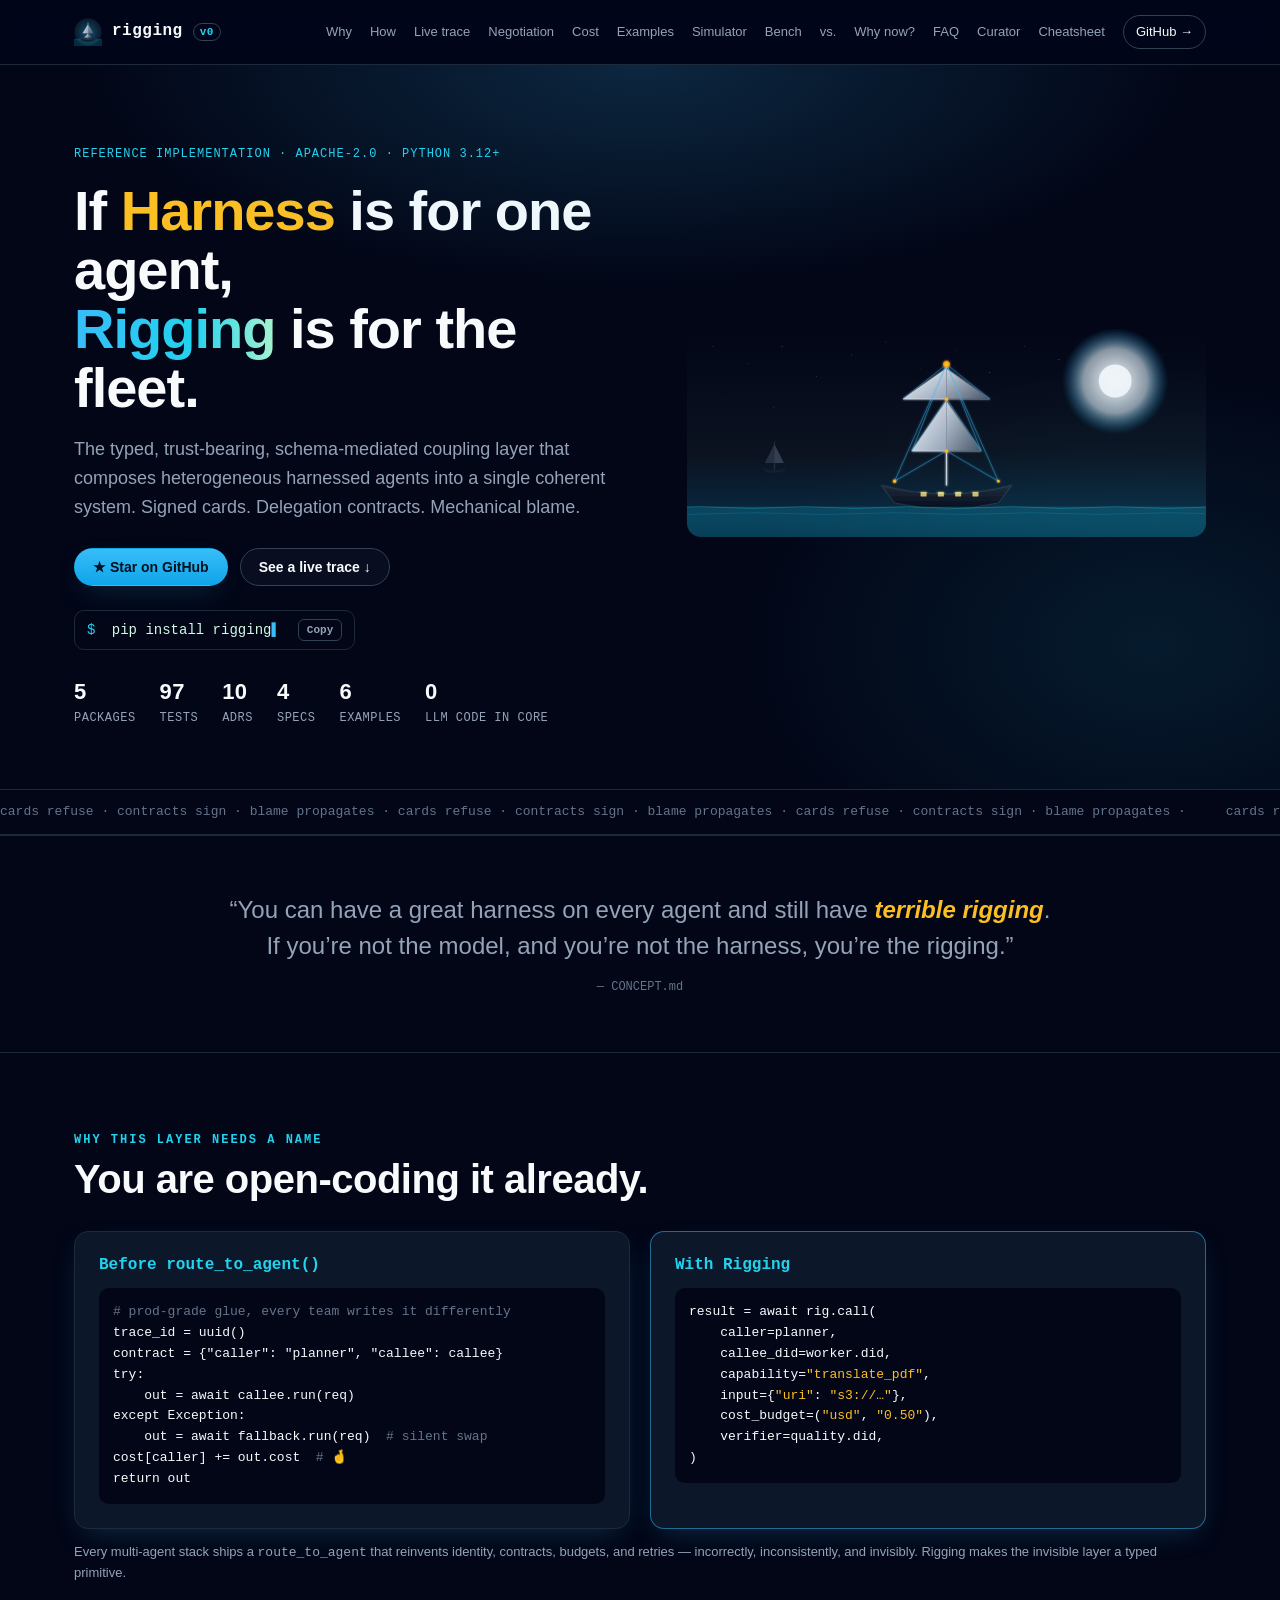
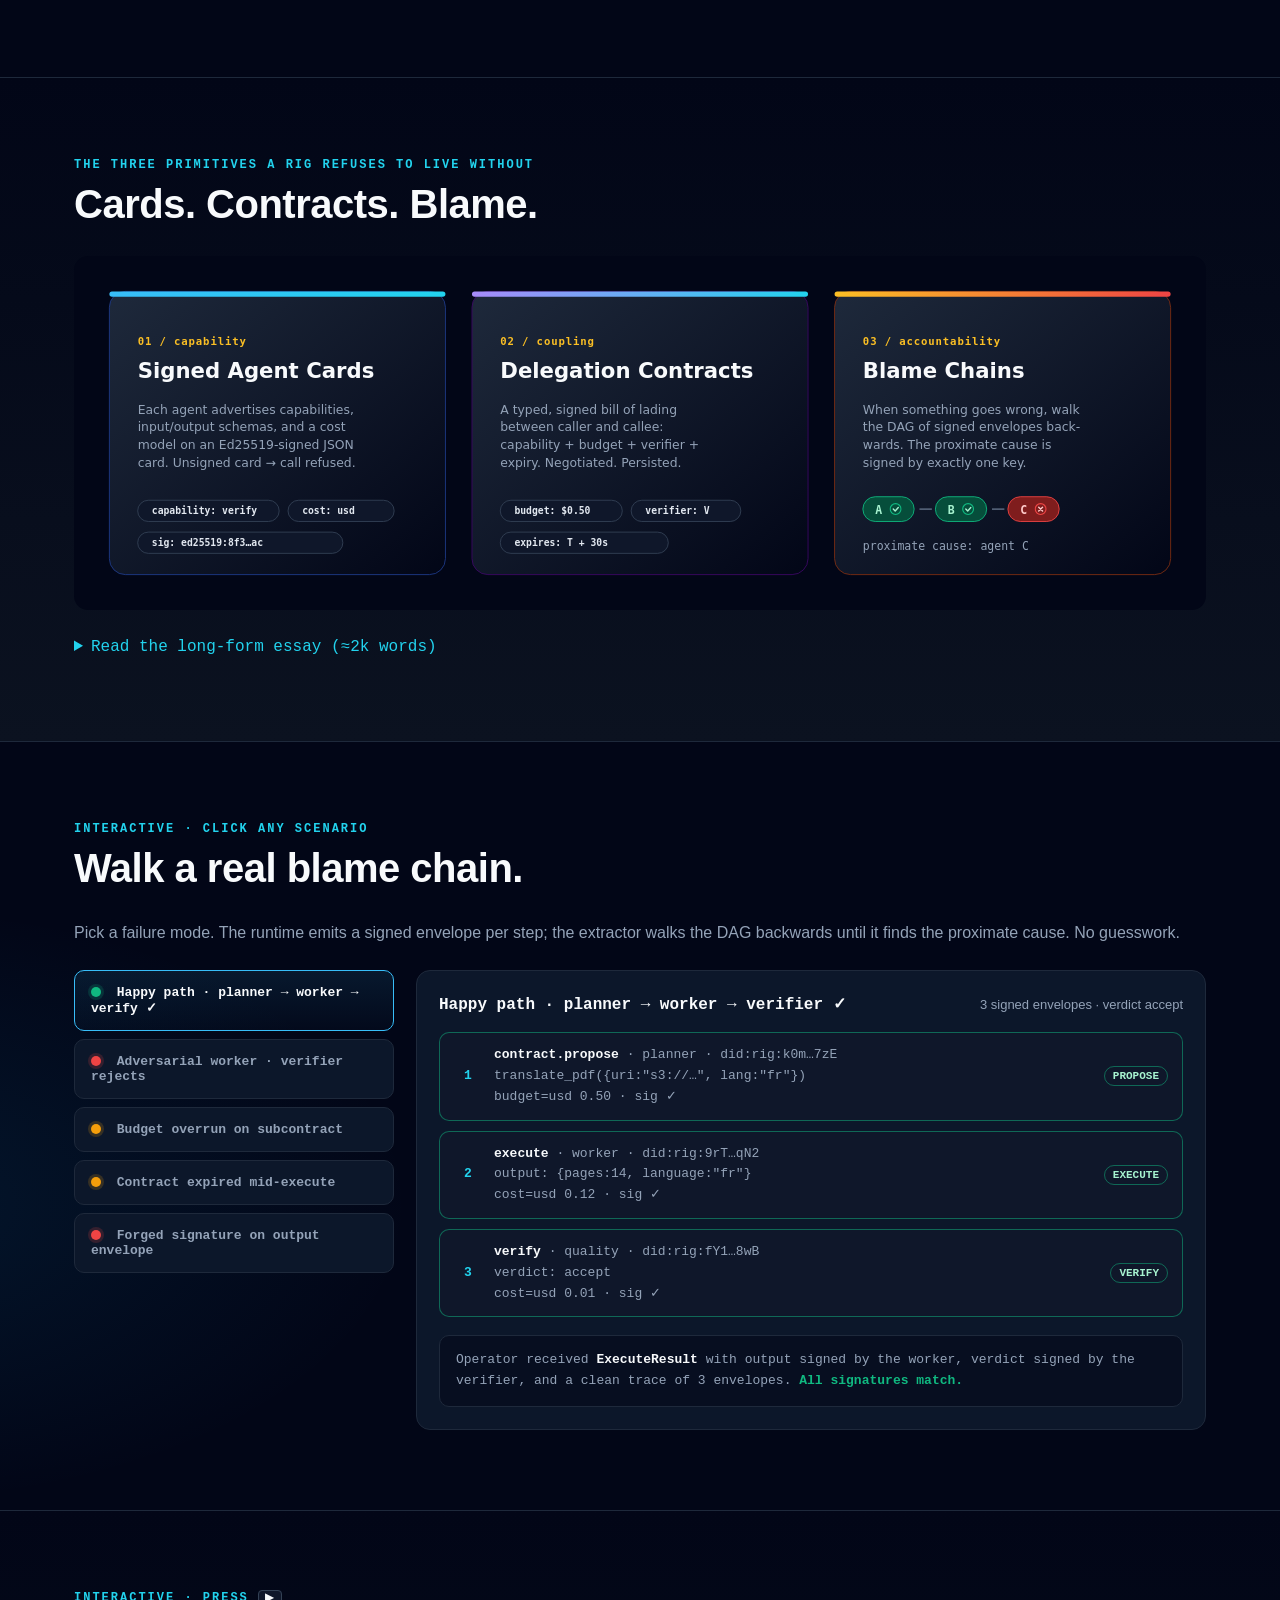
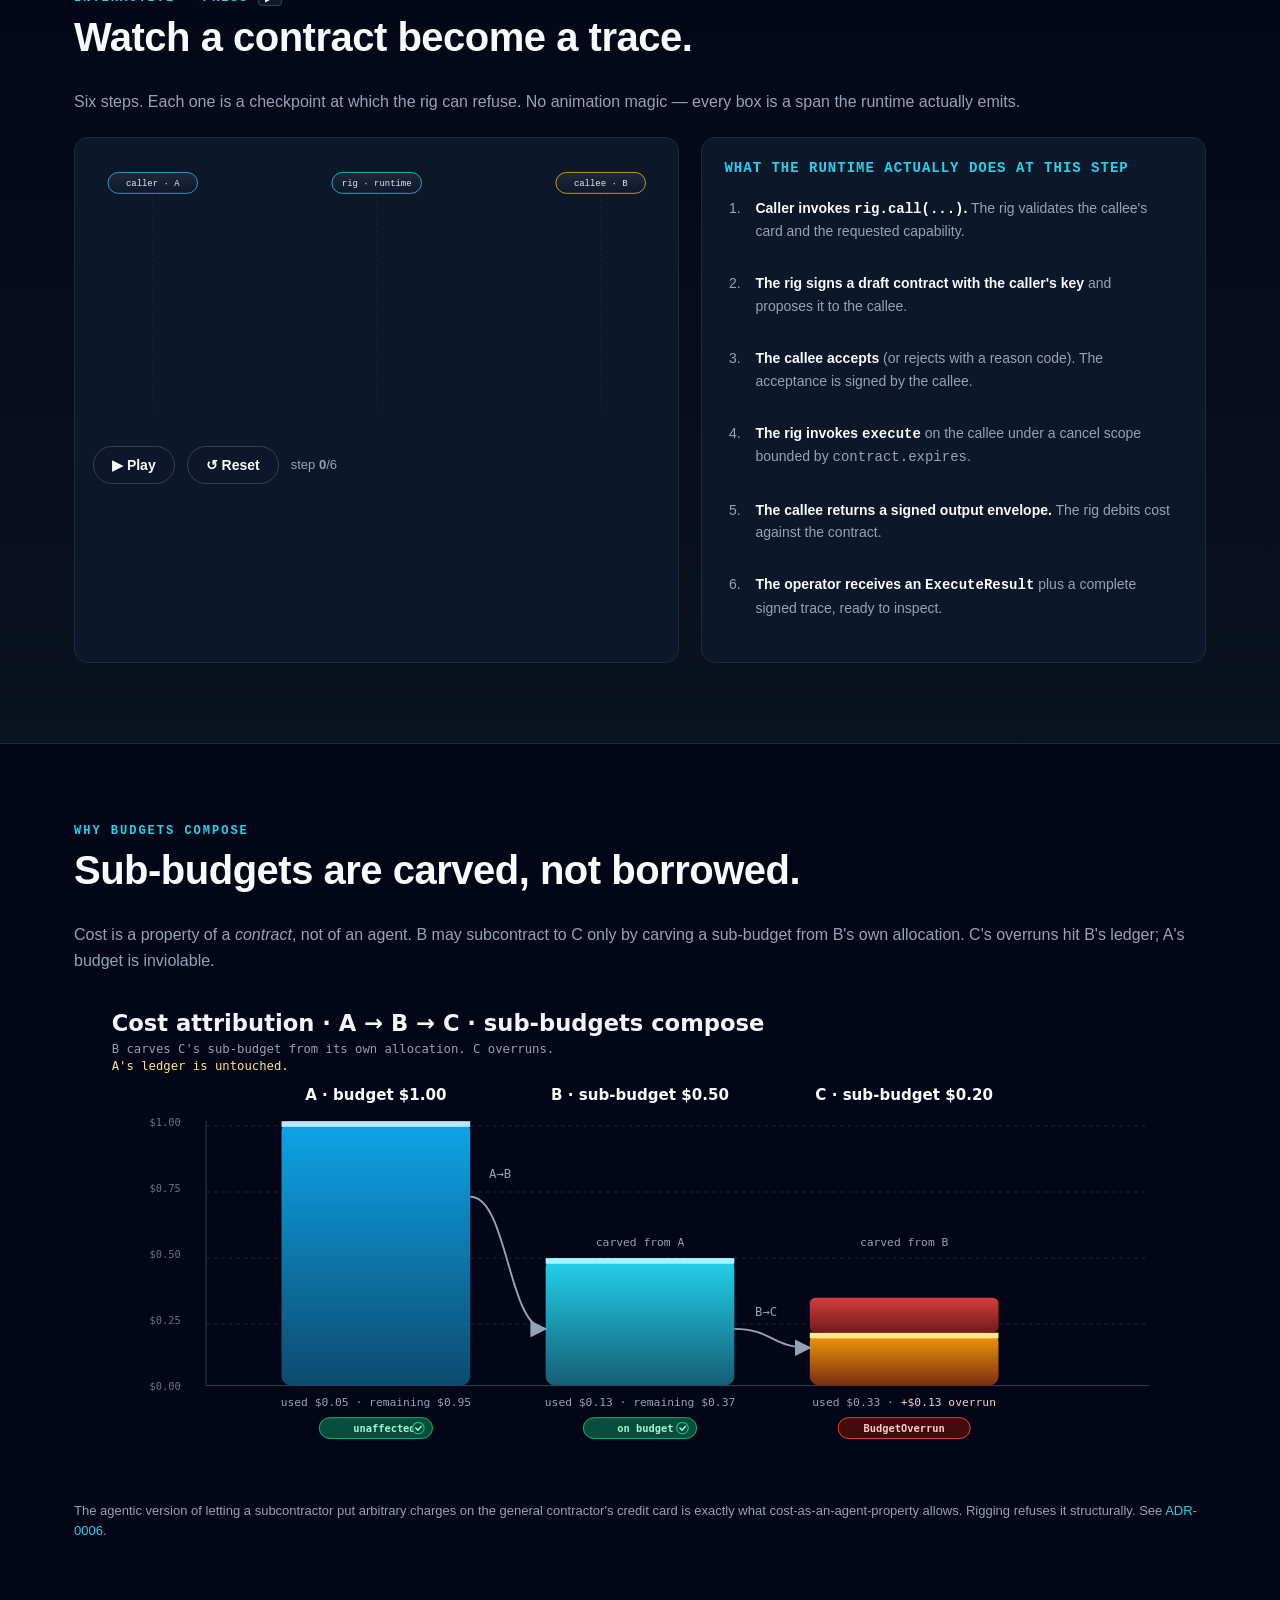
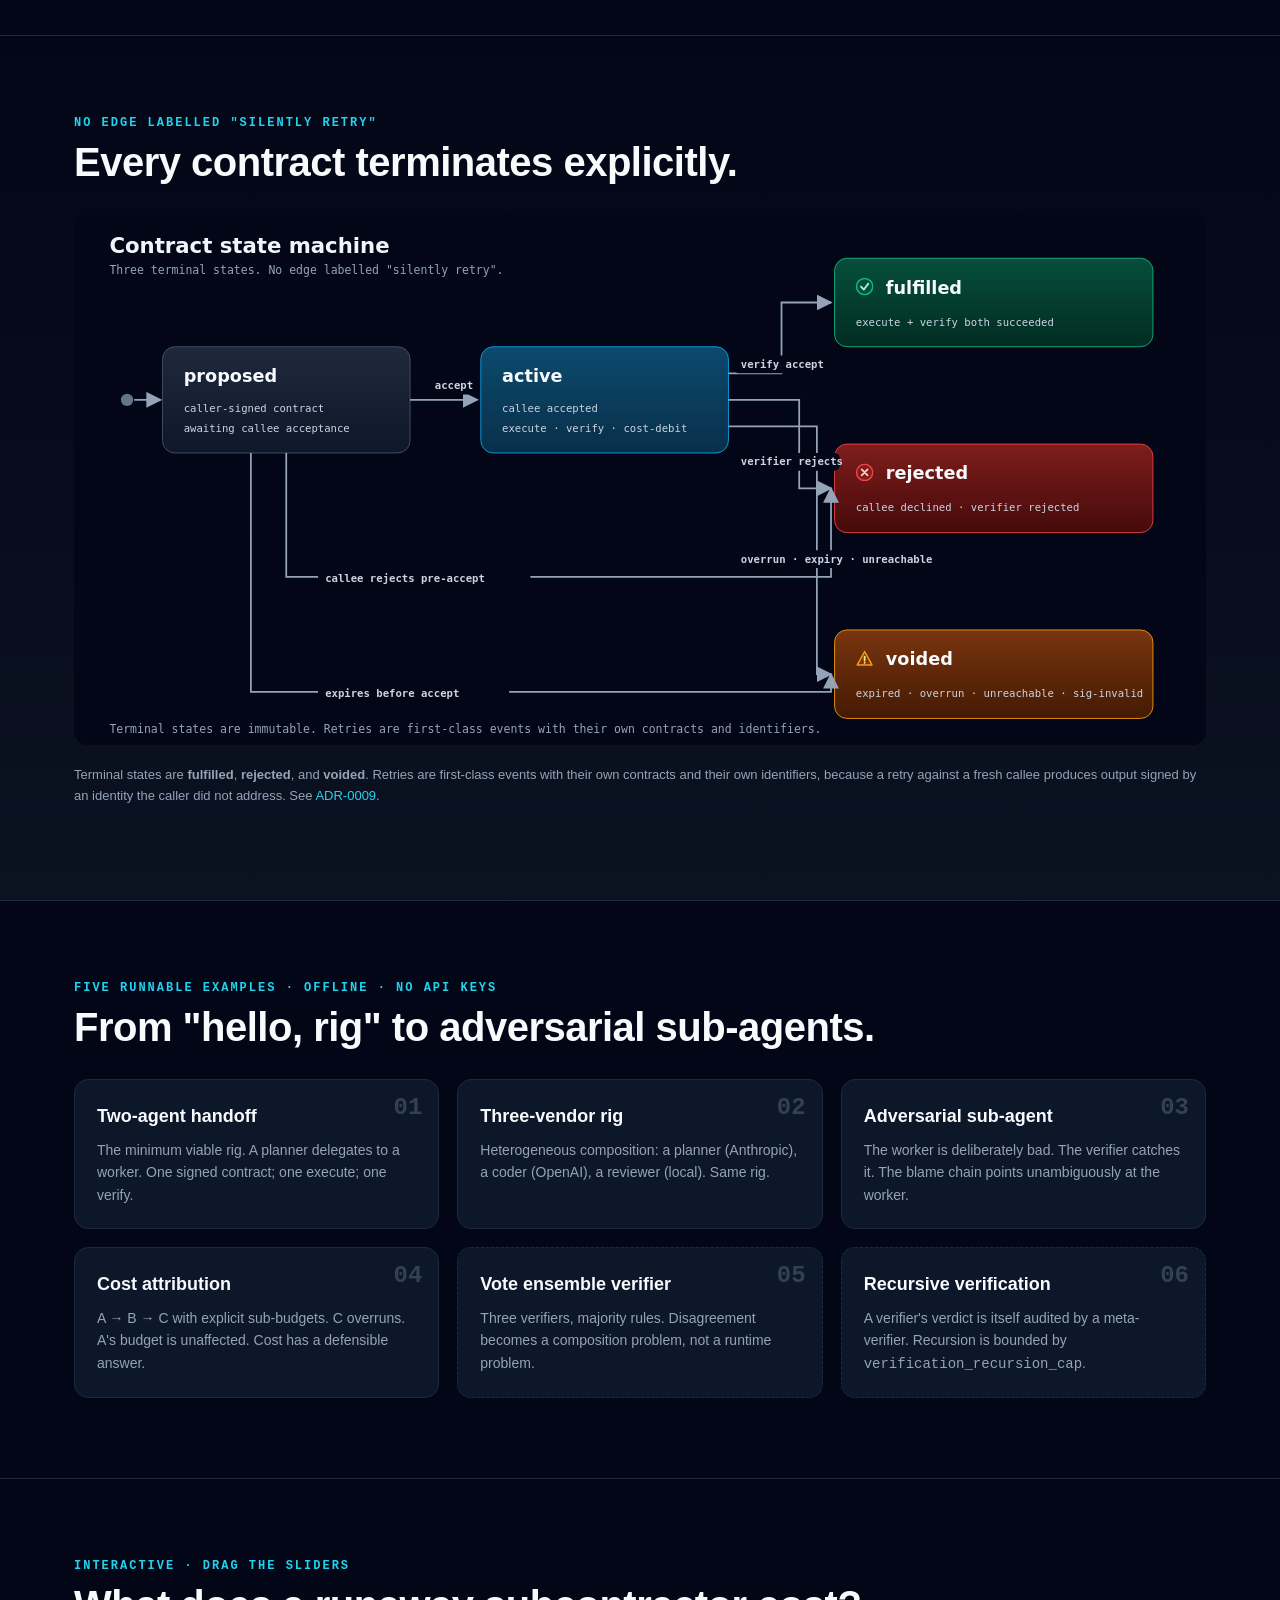
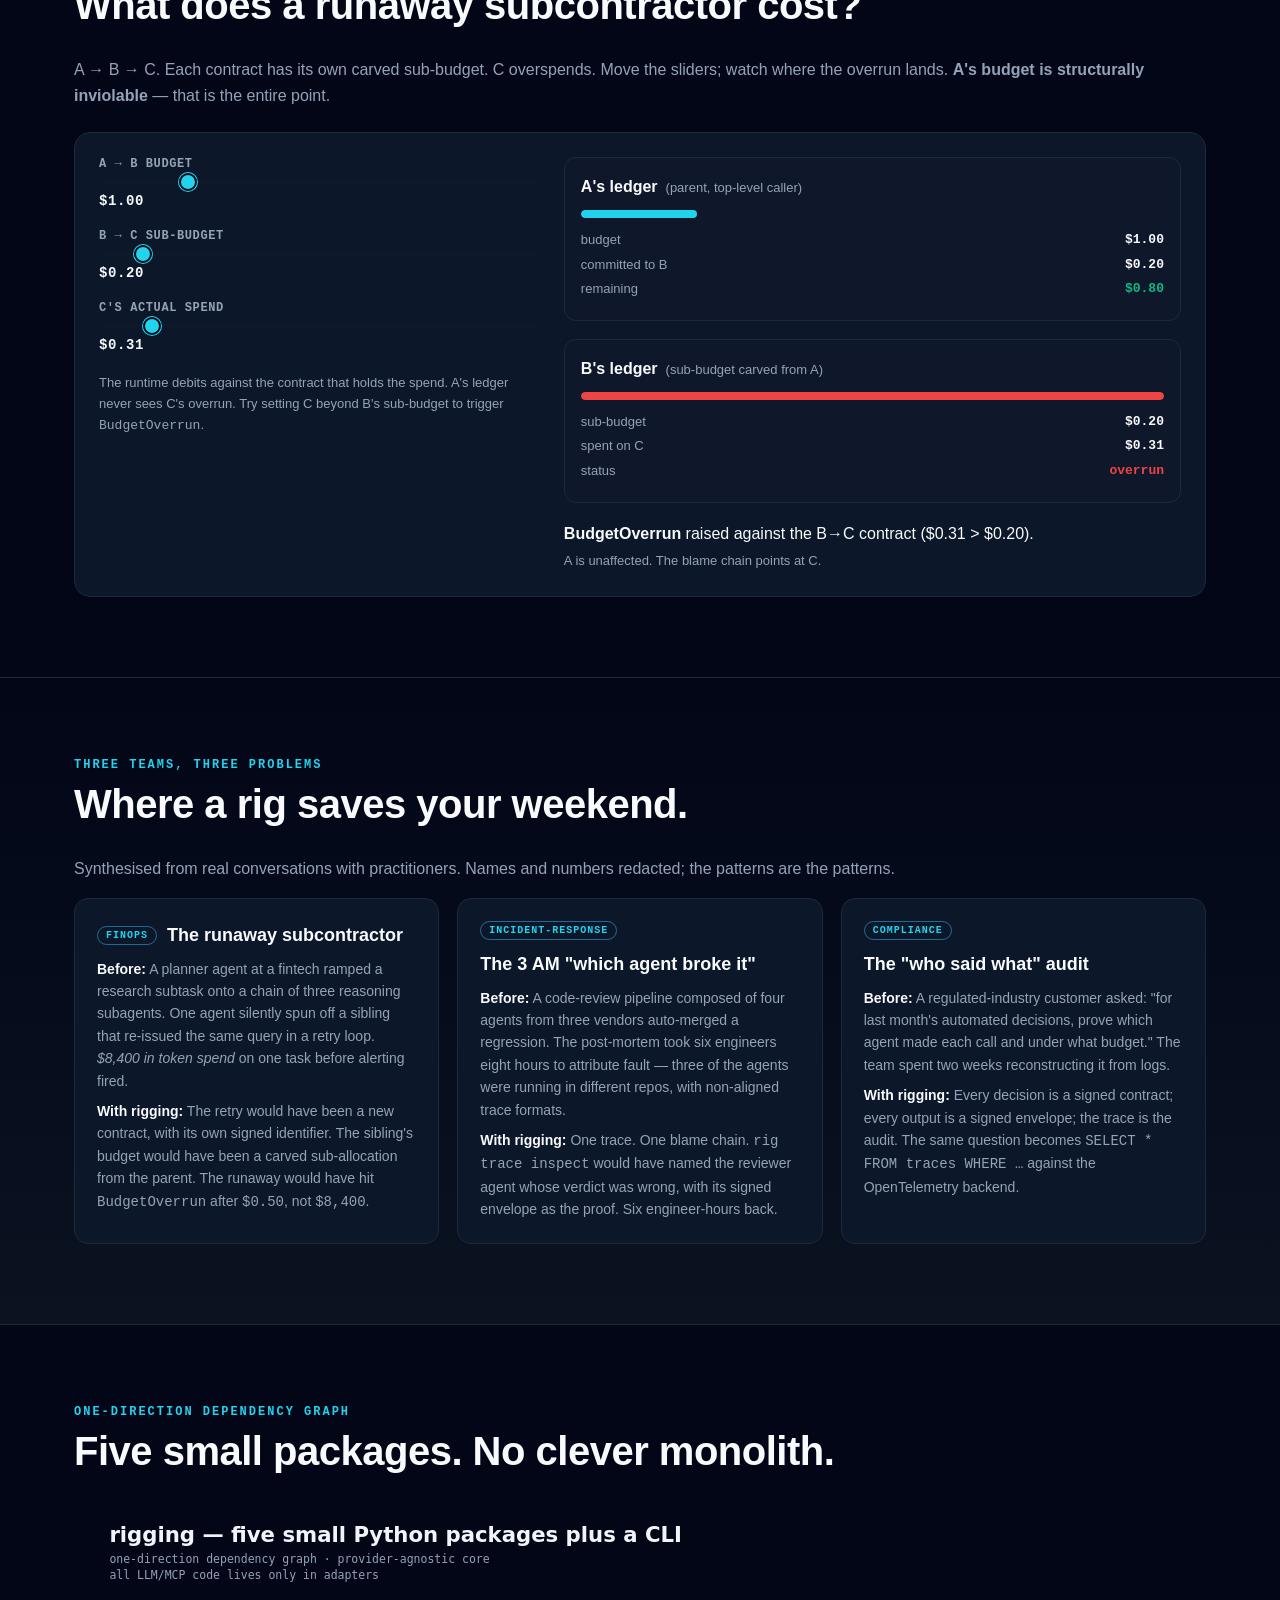
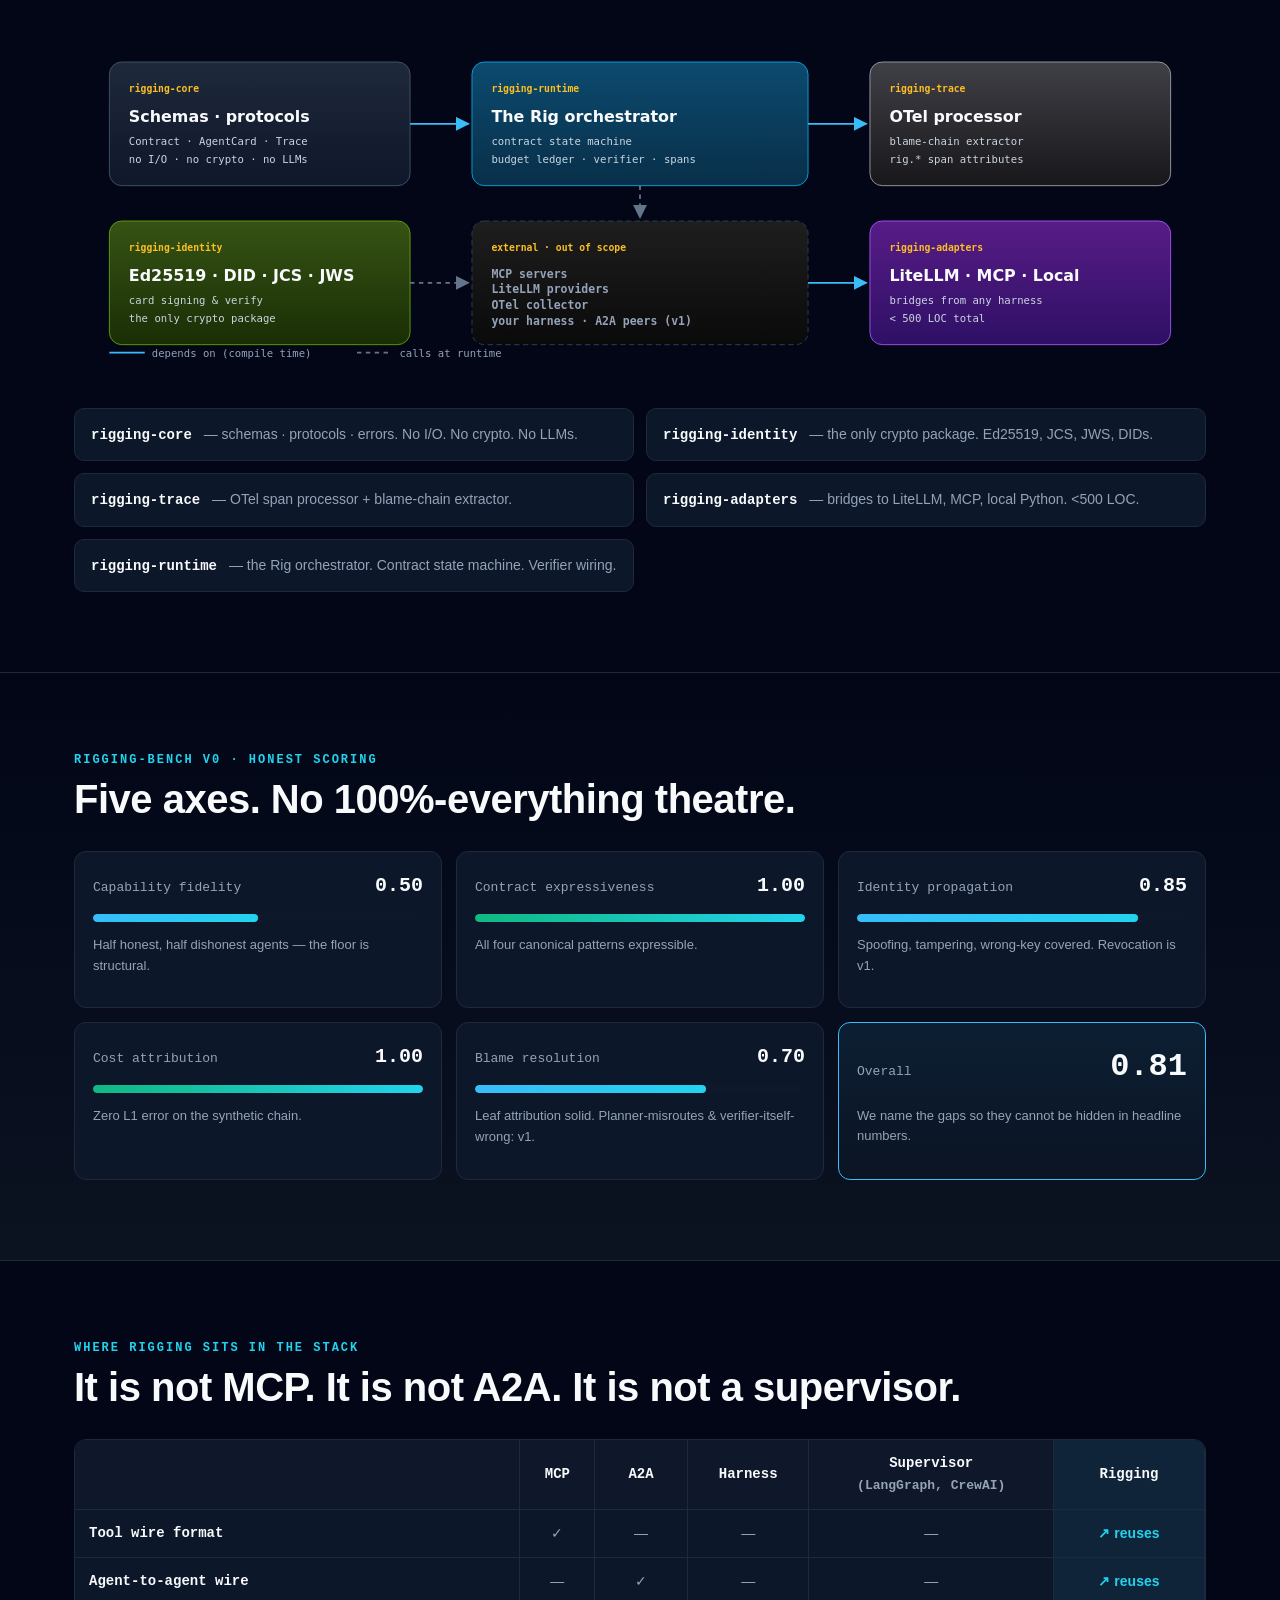
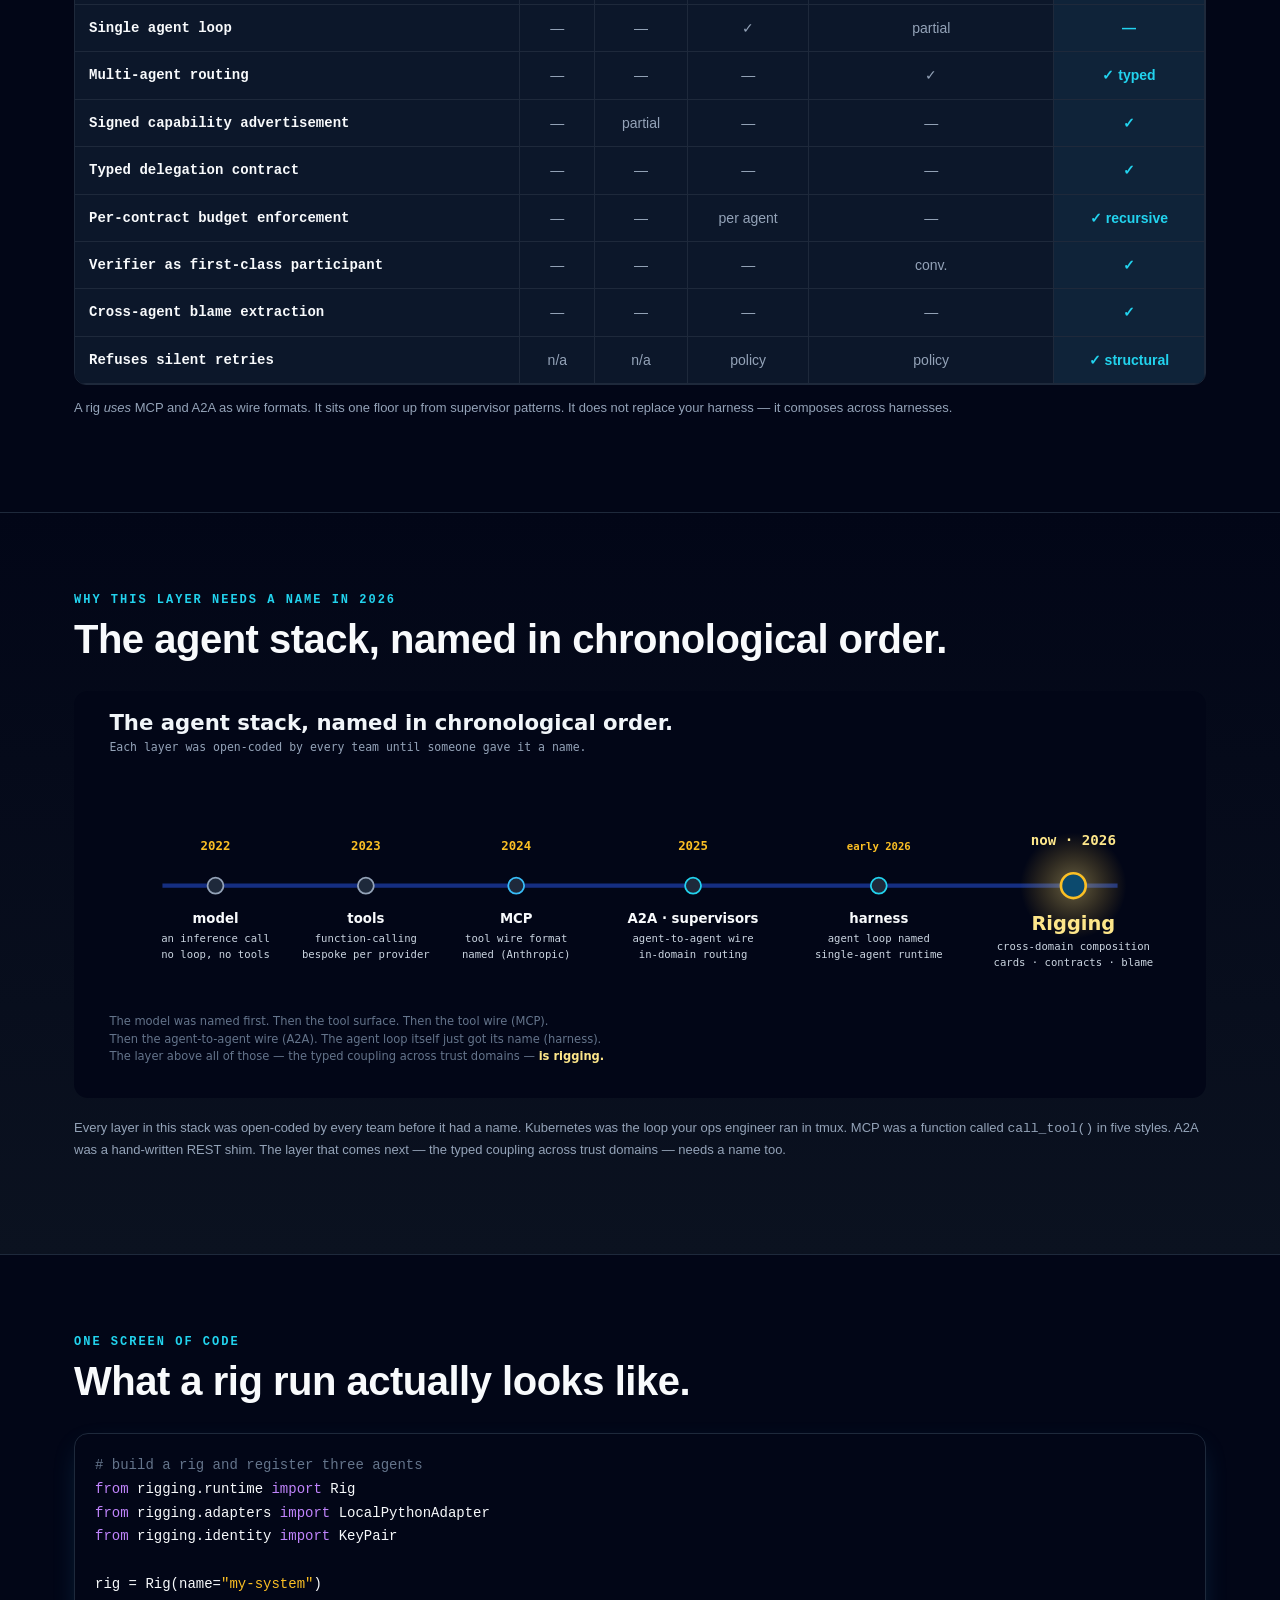
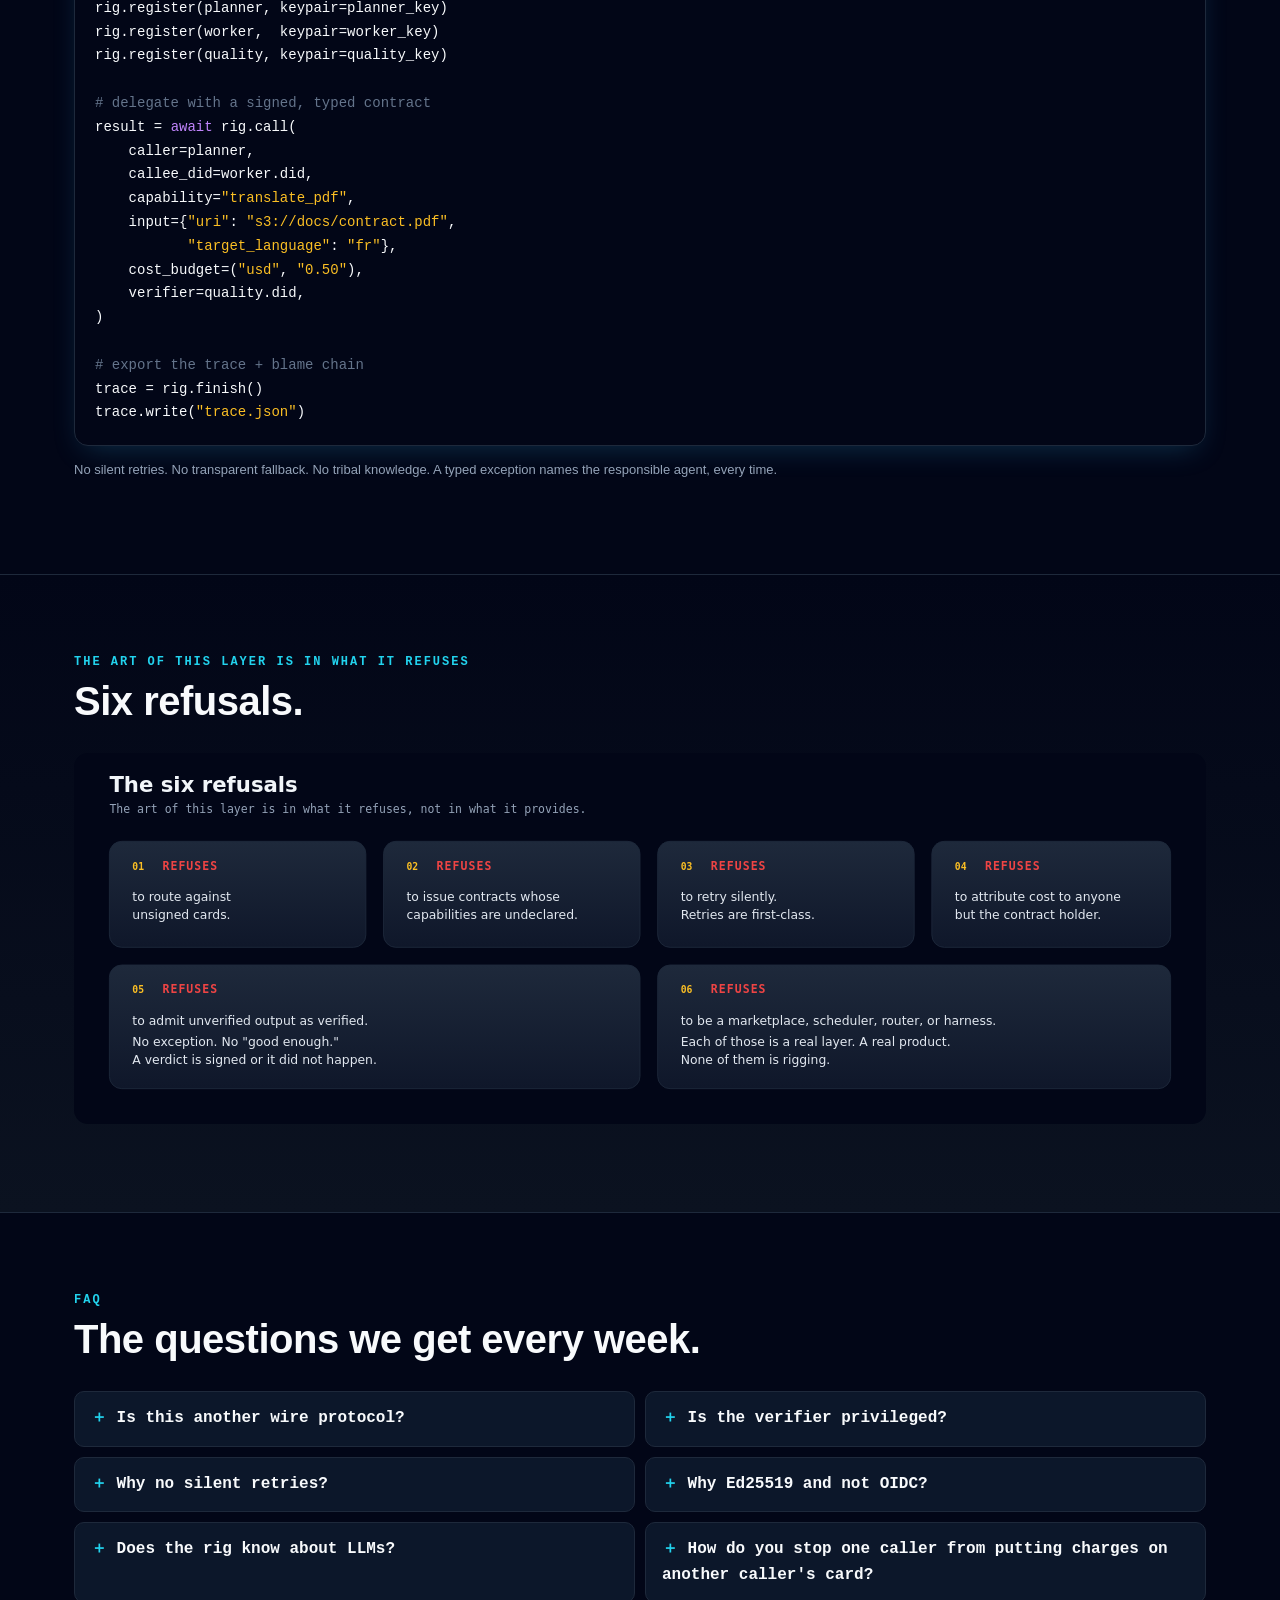
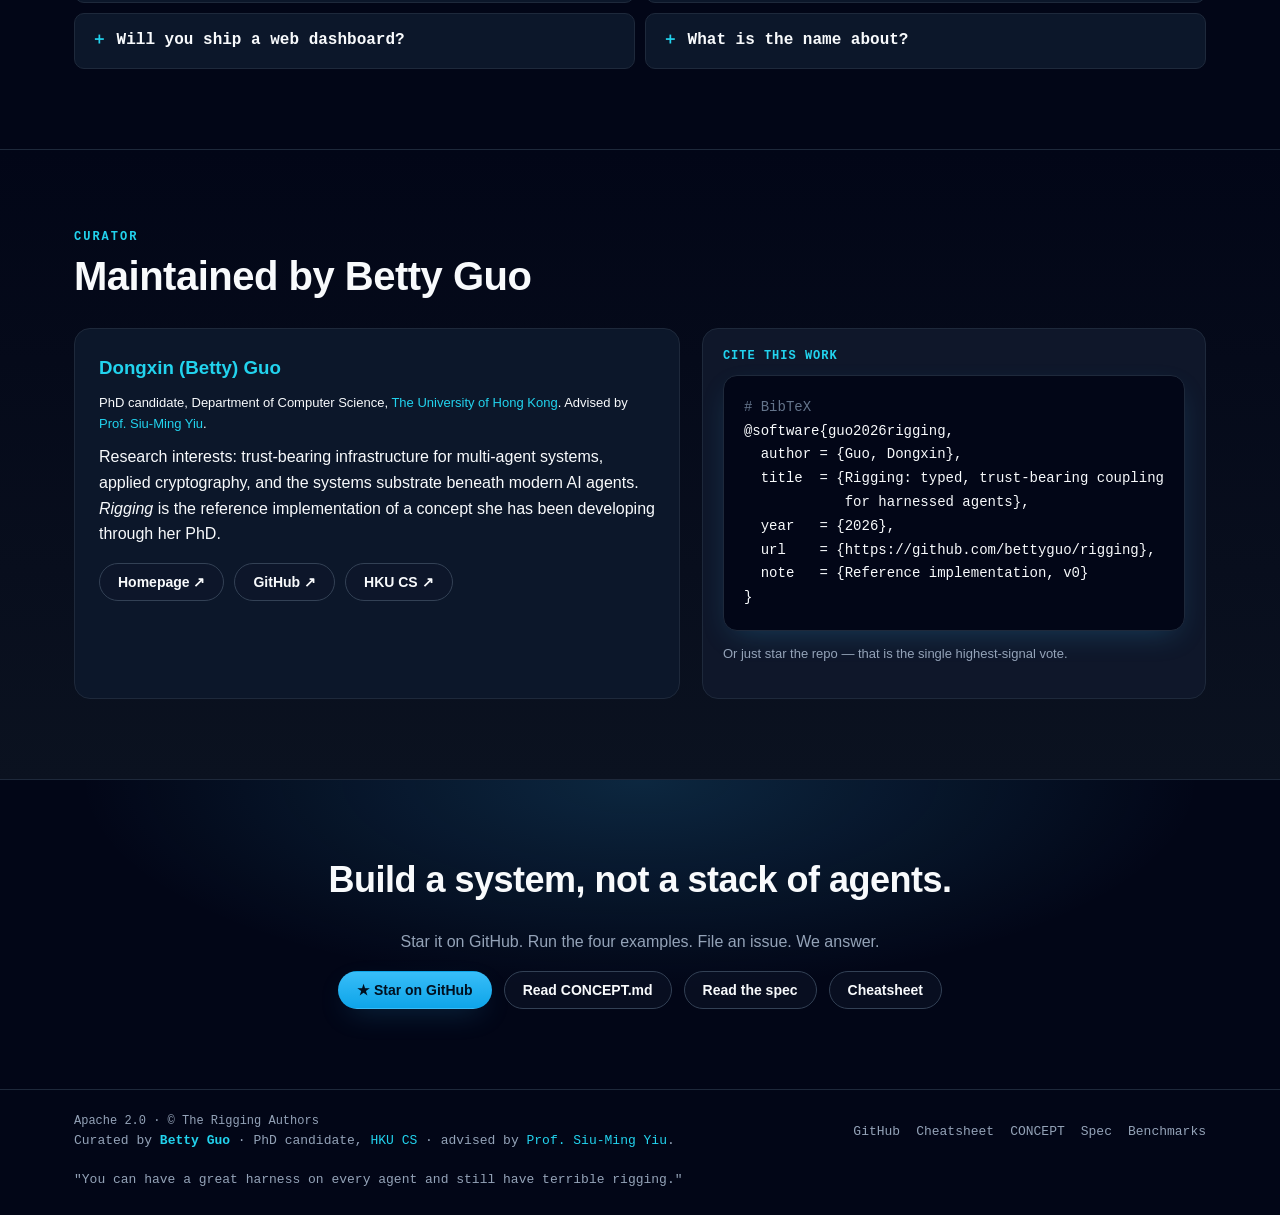
<file: site/index.html>
<!doctype html>
<html lang="en">
<head>
  <meta charset="utf-8" />
  <meta name="viewport" content="width=device-width,initial-scale=1" />
  <title>Rigging — typed coupling for harnessed agents</title>
  <meta name="description" content="Rigging is the typed, trust-bearing, schema-mediated coupling layer that composes heterogeneous harnessed agents into a single coherent system." />
  <meta property="og:title" content="Rigging — for the fleet" />
  <meta property="og:description" content="If Harness is for one agent, Rigging is for the fleet. Signed cards. Delegation contracts. Blame chains." />
  <meta property="og:type" content="website" />
  <meta property="og:image" content="./assets/og.svg" />
  <meta name="theme-color" content="#020617" />
  <link rel="icon" type="image/svg+xml" href="./assets/favicon.svg" />
  <link rel="stylesheet" href="./styles.css" />
</head>
<body>

<header class="nav">
  <div class="container nav-row">
    <a class="brand" href="#top">
      <img src="./assets/logo.svg" alt="" width="28" height="28" />
      <span>rigging</span>
      <span class="badge-inline">v0</span>
    </a>
    <nav class="nav-links">
      <a href="#why">Why</a>
      <a href="#how">How</a>
      <a href="#explorer">Live trace</a>
      <a href="#negotiation">Negotiation</a>
      <a href="#cost">Cost</a>
      <a href="#examples">Examples</a>
      <a href="#simulator">Simulator</a>
      <a href="#bench">Bench</a>
      <a href="#compare">vs.</a>
      <a href="#timeline">Why now?</a>
      <a href="#faq">FAQ</a>
      <a href="#curator">Curator</a>
      <a href="./cheatsheet.html">Cheatsheet</a>
      <a class="cta" href="https://github.com/bettyguo/rigging" target="_blank" rel="noopener">GitHub →</a>
    </nav>
  </div>
</header>

<main id="top">

<!-- ===================== HERO ===================== -->
<section class="hero">
  <div class="hero-bg" aria-hidden="true"></div>
  <div class="container hero-grid">
    <div class="hero-copy">
      <p class="kicker">Reference implementation · Apache-2.0 · Python 3.12+</p>
      <h1>If <em>Harness</em> is for one agent,<br/><span class="grad">Rigging</span> is for the fleet.</h1>
      <p class="lede">
        The typed, trust-bearing, schema-mediated coupling layer that composes
        heterogeneous harnessed agents into a single coherent system.
        Signed cards. Delegation contracts. Mechanical blame.
      </p>
      <div class="hero-cta">
        <a class="btn btn-primary" href="https://github.com/bettyguo/rigging" target="_blank" rel="noopener">★ Star on GitHub</a>
        <a class="btn btn-ghost" href="#explorer">See a live trace ↓</a>
      </div>
      <div class="install">
        <code><span class="prompt">$</span> pip install rigging<span class="cursor">▌</span></code>
        <button class="copy" data-copy="pip install rigging" title="Copy">Copy</button>
      </div>
      <ul class="hero-stats">
        <li><strong>5</strong>packages</li>
        <li><strong>97</strong>tests</li>
        <li><strong>10</strong>ADRs</li>
        <li><strong>4</strong>specs</li>
        <li><strong>6</strong>examples</li>
        <li><strong>0</strong>LLM code in core</li>
      </ul>
    </div>
    <div class="hero-art">
      <img src="./assets/hero.svg" alt="A tall ship at night. The rigging is the load-bearing web that translates wind into motion." />
    </div>
  </div>
</section>

<!-- ===================== MARQUEE ===================== -->
<section class="marquee" aria-hidden="true">
  <div class="marquee-track">
    <span>cards refuse · contracts sign · blame propagates · cards refuse · contracts sign · blame propagates · cards refuse · contracts sign · blame propagates · </span>
    <span>cards refuse · contracts sign · blame propagates · cards refuse · contracts sign · blame propagates · cards refuse · contracts sign · blame propagates · </span>
  </div>
</section>

<!-- ===================== QUOTE PULLQUOTE ===================== -->
<section class="band pullquote">
  <div class="container">
    <blockquote class="quote">
      <p>
        “You can have a great harness on every agent and still
        have <em>terrible rigging</em>.<br/>
        If you’re not the model, and you’re not the harness, you’re the rigging.”
      </p>
      <footer>— <code>CONCEPT.md</code></footer>
    </blockquote>
  </div>
</section>

<!-- ===================== WHY ===================== -->
<section id="why" class="band">
  <div class="container">
    <p class="eyebrow">Why this layer needs a name</p>
    <h2>You are open-coding it already.</h2>
    <div class="why-grid">
      <article class="why-card">
        <h3>Before <code>route_to_agent()</code></h3>
        <pre><code><span class="cmt"># prod-grade glue, every team writes it differently</span>
trace_id = uuid()
contract = {"caller": "planner", "callee": callee}
try:
    out = await callee.run(req)
except Exception:
    out = await fallback.run(req)  <span class="cmt"># silent swap</span>
cost[caller] += out.cost  <span class="cmt"># 🤞</span>
return out</code></pre>
      </article>
      <article class="why-card good">
        <h3>With Rigging</h3>
<pre><code>result = await rig.call(
    caller=planner,
    callee_did=worker.did,
    capability=<span class="str">"translate_pdf"</span>,
    input={<span class="str">"uri"</span>: <span class="str">"s3://…"</span>},
    cost_budget=(<span class="str">"usd"</span>, <span class="str">"0.50"</span>),
    verifier=quality.did,
)</code></pre>
      </article>
    </div>
    <p class="muted small">
      Every multi-agent stack ships a <code>route_to_agent</code> that
      reinvents identity, contracts, budgets, and retries — incorrectly,
      inconsistently, and invisibly. Rigging makes the invisible layer
      a typed primitive.
    </p>
  </div>
</section>

<!-- ===================== THREE PRIMITIVES ===================== -->
<section id="how" class="band band-dark">
  <div class="container">
    <p class="eyebrow">The three primitives a rig refuses to live without</p>
    <h2>Cards. Contracts. Blame.</h2>
    <img class="full" src="./assets/three-primitives.svg" alt="Signed agent cards, delegation contracts, blame chains" />
    <details class="prose">
      <summary>Read the long-form essay (≈2k words)</summary>
      <p>
        A rig is a runtime that does three things, and refuses to do anything
        else. It makes capability advertisements explicit. It makes delegation
        contracts explicit. It makes blame attribution mechanical. Everything
        else in a rig exists to keep those three primitives honest.
      </p>
      <p>
        The most important discipline a rig enforces is <em>refusing to
        silently fix things</em>. A friendly system absorbs partial failure
        and gives the caller a working answer. A friendly system also
        destroys the chain of evidence that blame attribution depends on.
        <a href="https://github.com/bettyguo/rigging/blob/main/CONCEPT.md">Keep reading →</a>
      </p>
    </details>
  </div>
</section>

<!-- ===================== LIVE TRACE EXPLORER ===================== -->
<section id="explorer" class="band">
  <div class="container">
    <p class="eyebrow">Interactive · click any scenario</p>
    <h2>Walk a real blame chain.</h2>
    <p class="muted">
      Pick a failure mode. The runtime emits a signed envelope per step;
      the extractor walks the DAG backwards until it finds the proximate
      cause. No guesswork.
    </p>

    <div class="explorer">
      <aside class="explorer-side">
        <button class="scenario active" data-scenario="happy">
          <span class="dot ok"></span> Happy path · planner → worker → verify ✓
        </button>
        <button class="scenario" data-scenario="adversarial">
          <span class="dot bad"></span> Adversarial worker · verifier rejects
        </button>
        <button class="scenario" data-scenario="budget">
          <span class="dot warn"></span> Budget overrun on subcontract
        </button>
        <button class="scenario" data-scenario="expired">
          <span class="dot warn"></span> Contract expired mid-execute
        </button>
        <button class="scenario" data-scenario="forged">
          <span class="dot bad"></span> Forged signature on output envelope
        </button>
      </aside>

      <div class="explorer-main">
        <div class="trace-toolbar">
          <strong id="scenario-title">Happy path</strong>
          <span class="muted small" id="scenario-sub">3 signed envelopes · verdict accept</span>
        </div>
        <ol class="trace" id="trace-list"></ol>
        <div class="verdict" id="verdict"></div>
      </div>
    </div>
  </div>
</section>

<!-- ===================== NEGOTIATION ANIMATION ===================== -->
<section id="negotiation" class="band band-dark">
  <div class="container">
    <p class="eyebrow">Interactive · press <kbd>▶</kbd></p>
    <h2>Watch a contract become a trace.</h2>
    <p class="muted">
      Six steps. Each one is a checkpoint at which the rig can refuse.
      No animation magic — every box is a span the runtime actually emits.
    </p>

    <div class="negotiation">
      <div class="neg-stage">
        <svg viewBox="0 0 760 360" class="neg-svg" aria-hidden="true">
          <!-- two participants + rig in the middle -->
          <defs>
            <linearGradient id="ng-card" x1="0" x2="0" y1="0" y2="1">
              <stop offset="0%" stop-color="#1e293b"/>
              <stop offset="100%" stop-color="#0f172a"/>
            </linearGradient>
          </defs>

          <!-- swim lanes -->
          <g stroke="#1e293b" stroke-dasharray="4 4">
            <line x1="80"  y1="50" x2="80"  y2="340"/>
            <line x1="380" y1="50" x2="380" y2="340"/>
            <line x1="680" y1="50" x2="680" y2="340"/>
          </g>

          <!-- participant headers -->
          <g font-family="ui-monospace, monospace" font-size="12">
            <rect x="20"  y="22" width="120" height="28" rx="14" fill="url(#ng-card)" stroke="#38bdf8"/>
            <text x="80"  y="40" text-anchor="middle" fill="#e2e8f0">caller · A</text>

            <rect x="320" y="22" width="120" height="28" rx="14" fill="url(#ng-card)" stroke="#22d3ee"/>
            <text x="380" y="40" text-anchor="middle" fill="#e2e8f0">rig · runtime</text>

            <rect x="620" y="22" width="120" height="28" rx="14" fill="url(#ng-card)" stroke="#fbbf24"/>
            <text x="680" y="40" text-anchor="middle" fill="#e2e8f0">callee · B</text>
          </g>

          <!-- arrows (revealed by class on parent) -->
          <g id="neg-arrows" font-family="ui-monospace, monospace" font-size="11" fill="#94a3b8">
            <g class="neg-arrow" data-step="1">
              <line x1="80"  y1="90"  x2="370" y2="90"  stroke="#38bdf8" stroke-width="2" marker-end="url(#mEnd)"/>
              <text x="220" y="80" text-anchor="middle">rig.call(B, cap, budget)</text>
            </g>
            <g class="neg-arrow" data-step="2">
              <line x1="380" y1="135" x2="670" y2="135" stroke="#22d3ee" stroke-width="2" marker-end="url(#mEnd)"/>
              <text x="525" y="125" text-anchor="middle">contract.propose · sig(A) ✓</text>
            </g>
            <g class="neg-arrow" data-step="3">
              <line x1="680" y1="180" x2="390" y2="180" stroke="#10b981" stroke-width="2" marker-end="url(#mEnd)"/>
              <text x="525" y="170" text-anchor="middle">contract.accept · sig(B) ✓</text>
            </g>
            <g class="neg-arrow" data-step="4">
              <line x1="380" y1="225" x2="670" y2="225" stroke="#22d3ee" stroke-width="2" marker-end="url(#mEnd)"/>
              <text x="525" y="215" text-anchor="middle">execute(contract)</text>
            </g>
            <g class="neg-arrow" data-step="5">
              <line x1="680" y1="270" x2="390" y2="270" stroke="#fbbf24" stroke-width="2" marker-end="url(#mEnd)"/>
              <text x="525" y="260" text-anchor="middle">output · sig(B) · cost=usd 0.12</text>
            </g>
            <g class="neg-arrow" data-step="6">
              <line x1="380" y1="315" x2="90"  y2="315" stroke="#a7f3d0" stroke-width="2" marker-end="url(#mEnd)"/>
              <text x="220" y="305" text-anchor="middle">ExecuteResult + trace</text>
            </g>
          </g>

          <defs>
            <marker id="mEnd" viewBox="0 0 10 10" refX="9" refY="5" markerWidth="7" markerHeight="7" orient="auto">
              <path d="M0 0 L10 5 L0 10 z" fill="#64748b"/>
            </marker>
          </defs>
        </svg>

        <div class="neg-controls">
          <button class="btn btn-ghost" id="neg-play">▶ Play</button>
          <button class="btn btn-ghost" id="neg-reset">↺ Reset</button>
          <span class="muted small">step <strong id="neg-step">0</strong>/6</span>
        </div>
      </div>

      <aside class="neg-side">
        <h4>What the runtime actually does at this step</h4>
        <ol class="neg-steps" id="neg-steps">
          <li><strong>Caller invokes <code>rig.call(...)</code>.</strong> The rig validates the callee's card and the requested capability.</li>
          <li><strong>The rig signs a draft contract with the caller's key</strong> and proposes it to the callee.</li>
          <li><strong>The callee accepts</strong> (or rejects with a reason code). The acceptance is signed by the callee.</li>
          <li><strong>The rig invokes <code>execute</code></strong> on the callee under a cancel scope bounded by <code>contract.expires</code>.</li>
          <li><strong>The callee returns a signed output envelope.</strong> The rig debits cost against the contract.</li>
          <li><strong>The operator receives an <code>ExecuteResult</code></strong> plus a complete signed trace, ready to inspect.</li>
        </ol>
      </aside>
    </div>
  </div>
</section>

<!-- ===================== COST ATTRIBUTION ===================== -->
<section id="cost" class="band">
  <div class="container">
    <p class="eyebrow">Why budgets compose</p>
    <h2>Sub-budgets are carved, not borrowed.</h2>
    <p class="muted">
      Cost is a property of a <em>contract</em>, not of an agent.
      B may subcontract to C only by carving a sub-budget from B's own
      allocation. C's overruns hit B's ledger; A's budget is inviolable.
    </p>
    <img class="full" src="./assets/cost-waterfall.svg" alt="Cost attribution waterfall — A → B → C" />
    <p class="muted small">
      The agentic version of letting a subcontractor put arbitrary charges
      on the general contractor's credit card is exactly what
      cost-as-an-agent-property allows. Rigging refuses it structurally.
      See <a href="https://github.com/bettyguo/rigging/blob/main/docs/adr/0006-explicit-budget-propagation.md">ADR-0006</a>.
    </p>
  </div>
</section>

<!-- ===================== STATE MACHINE ===================== -->
<section class="band band-dark">
  <div class="container">
    <p class="eyebrow">No edge labelled "silently retry"</p>
    <h2>Every contract terminates explicitly.</h2>
    <img class="full" src="./assets/state-machine.svg" alt="Contract state machine" />
    <p class="muted small">
      Terminal states are <strong>fulfilled</strong>, <strong>rejected</strong>, and <strong>voided</strong>.
      Retries are first-class events with their own contracts and their own
      identifiers, because a retry against a fresh callee produces output
      signed by an identity the caller did not address. See
      <a href="https://github.com/bettyguo/rigging/blob/main/docs/adr/0009-no-silent-retries.md">ADR-0009</a>.
    </p>
  </div>
</section>

<!-- ===================== EXAMPLES ===================== -->
<section id="examples" class="band">
  <div class="container">
    <p class="eyebrow">Five runnable examples · offline · no API keys</p>
    <h2>From "hello, rig" to adversarial sub-agents.</h2>
    <div class="cards">
      <a class="card" href="https://github.com/bettyguo/rigging/tree/main/examples/01_two_agent_handoff">
        <span class="card-num">01</span>
        <h3>Two-agent handoff</h3>
        <p>The minimum viable rig. A planner delegates to a worker. One signed contract; one execute; one verify.</p>
      </a>
      <a class="card" href="https://github.com/bettyguo/rigging/tree/main/examples/02_three_vendor_rig">
        <span class="card-num">02</span>
        <h3>Three-vendor rig</h3>
        <p>Heterogeneous composition: a planner (Anthropic), a coder (OpenAI), a reviewer (local). Same rig.</p>
      </a>
      <a class="card" href="https://github.com/bettyguo/rigging/tree/main/examples/03_adversarial_subagent">
        <span class="card-num">03</span>
        <h3>Adversarial sub-agent</h3>
        <p>The worker is deliberately bad. The verifier catches it. The blame chain points unambiguously at the worker.</p>
      </a>
      <a class="card" href="https://github.com/bettyguo/rigging/tree/main/examples/04_cost_attribution">
        <span class="card-num">04</span>
        <h3>Cost attribution</h3>
        <p>A → B → C with explicit sub-budgets. C overruns. A's budget is unaffected. Cost has a defensible answer.</p>
      </a>
      <a class="card extra" href="https://github.com/bettyguo/rigging/tree/main/examples/05_vote_ensemble">
        <span class="card-num">05</span>
        <h3>Vote ensemble verifier</h3>
        <p>Three verifiers, majority rules. Disagreement becomes a composition problem, not a runtime problem.</p>
      </a>
      <a class="card extra" href="https://github.com/bettyguo/rigging/tree/main/examples/06_recursive_verification">
        <span class="card-num">06</span>
        <h3>Recursive verification</h3>
        <p>A verifier's verdict is itself audited by a meta-verifier. Recursion is bounded by <code>verification_recursion_cap</code>.</p>
      </a>
    </div>
  </div>
</section>

<!-- ===================== COST SIMULATOR ===================== -->
<section id="simulator" class="band">
  <div class="container">
    <p class="eyebrow">Interactive · drag the sliders</p>
    <h2>What does a runaway subcontractor cost?</h2>
    <p class="muted">
      A → B → C. Each contract has its own carved sub-budget. C overspends.
      Move the sliders; watch where the overrun lands. <strong>A's budget
      is structurally inviolable</strong> — that is the entire point.
    </p>

    <div class="simulator">
      <div class="sim-controls">
        <label>
          <span>A → B budget</span>
          <input type="range" id="sim-a-budget" min="0.10" max="5.00" step="0.05" value="1.00" />
          <output id="sim-a-budget-out">$1.00</output>
        </label>
        <label>
          <span>B → C sub-budget</span>
          <input type="range" id="sim-b-budget" min="0.05" max="2.00" step="0.05" value="0.20" />
          <output id="sim-b-budget-out">$0.20</output>
        </label>
        <label>
          <span>C's actual spend</span>
          <input type="range" id="sim-c-spend" min="0.01" max="3.00" step="0.05" value="0.33" />
          <output id="sim-c-spend-out">$0.33</output>
        </label>
        <p class="muted small">
          The runtime debits against the contract that holds the spend.
          A's ledger never sees C's overrun. Try setting C beyond B's
          sub-budget to trigger <code>BudgetOverrun</code>.
        </p>
      </div>

      <div class="sim-out">
        <div class="sim-ledger">
          <header><strong>A's ledger</strong> <span class="muted small">(parent, top-level caller)</span></header>
          <div class="bar sim-bar"><span id="sim-bar-a" style="--p:20%"></span></div>
          <p class="small sim-row"><span>budget</span><strong id="sim-a-max">$1.00</strong></p>
          <p class="small sim-row"><span>committed to B</span><strong id="sim-a-debit">$0.20</strong></p>
          <p class="small sim-row"><span>remaining</span><strong id="sim-a-remaining" class="good">$0.80</strong></p>
        </div>
        <div class="sim-ledger">
          <header><strong>B's ledger</strong> <span class="muted small">(sub-budget carved from A)</span></header>
          <div class="bar sim-bar"><span id="sim-bar-b" style="--p:100%"></span></div>
          <p class="small sim-row"><span>sub-budget</span><strong id="sim-b-max">$0.20</strong></p>
          <p class="small sim-row"><span>spent on C</span><strong id="sim-b-debit">$0.33</strong></p>
          <p class="small sim-row"><span>status</span><strong id="sim-b-status" class="bad">overrun</strong></p>
        </div>
        <div class="sim-verdict" id="sim-verdict">
          <strong class="bad">BudgetOverrun</strong> raised against the B→C contract.
          <br/><span class="muted small">A is unaffected. The blame chain points at C.</span>
        </div>
      </div>
    </div>
  </div>
</section>

<!-- ===================== CASE STUDIES ===================== -->
<section id="cases" class="band band-dark">
  <div class="container">
    <p class="eyebrow">Three teams, three problems</p>
    <h2>Where a rig saves your weekend.</h2>
    <p class="muted">
      Synthesised from real conversations with practitioners. Names and
      numbers redacted; the patterns are the patterns.
    </p>

    <div class="case-grid">
      <article class="case">
        <header>
          <span class="case-tag">finops</span>
          <h3>The runaway subcontractor</h3>
        </header>
        <p><strong>Before:</strong> A planner agent at a fintech ramped a research subtask onto a chain of three reasoning subagents. One agent silently spun off a sibling that re-issued the same query in a retry loop. <em>$8,400 in token spend</em> on one task before alerting fired.</p>
        <p><strong>With rigging:</strong> The retry would have been a new contract, with its own signed identifier. The sibling's budget would have been a carved sub-allocation from the parent. The runaway would have hit <code>BudgetOverrun</code> after <code>$0.50</code>, not <code>$8,400</code>.</p>
      </article>

      <article class="case">
        <header>
          <span class="case-tag">incident-response</span>
          <h3>The 3 AM "which agent broke it"</h3>
        </header>
        <p><strong>Before:</strong> A code-review pipeline composed of four agents from three vendors auto-merged a regression. The post-mortem took six engineers eight hours to attribute fault — three of the agents were running in different repos, with non-aligned trace formats.</p>
        <p><strong>With rigging:</strong> One trace. One blame chain. <code>rig trace inspect</code> would have named the reviewer agent whose verdict was wrong, with its signed envelope as the proof. Six engineer-hours back.</p>
      </article>

      <article class="case">
        <header>
          <span class="case-tag">compliance</span>
          <h3>The "who said what" audit</h3>
        </header>
        <p><strong>Before:</strong> A regulated-industry customer asked: "for last month's automated decisions, prove which agent made each call and under what budget." The team spent two weeks reconstructing it from logs.</p>
        <p><strong>With rigging:</strong> Every decision is a signed contract; every output is a signed envelope; the trace is the audit. The same question becomes <code>SELECT * FROM traces WHERE …</code> against the OpenTelemetry backend.</p>
      </article>
    </div>
  </div>
</section>

<!-- ===================== ARCHITECTURE ===================== -->
<section id="architecture" class="band">
  <div class="container">
    <p class="eyebrow">One-direction dependency graph</p>
    <h2>Five small packages. No clever monolith.</h2>
    <img class="full" src="./assets/architecture.svg" alt="Five packages: rigging-core, rigging-identity, rigging-trace, rigging-adapters, rigging-runtime." />
    <ul class="grid-list">
      <li><strong>rigging-core</strong> — schemas · protocols · errors. No I/O. No crypto. No LLMs.</li>
      <li><strong>rigging-identity</strong> — the only crypto package. Ed25519, JCS, JWS, DIDs.</li>
      <li><strong>rigging-trace</strong> — OTel span processor + blame-chain extractor.</li>
      <li><strong>rigging-adapters</strong> — bridges to LiteLLM, MCP, local Python. &lt;500 LOC.</li>
      <li><strong>rigging-runtime</strong> — the Rig orchestrator. Contract state machine. Verifier wiring.</li>
    </ul>
  </div>
</section>

<!-- ===================== BENCHMARK ===================== -->
<section id="bench" class="band band-dark">
  <div class="container">
    <p class="eyebrow">Rigging-Bench v0 · honest scoring</p>
    <h2>Five axes. No 100%-everything theatre.</h2>
    <div class="bench-grid">
      <div class="bench-axis">
        <header><span>Capability fidelity</span><strong>0.50</strong></header>
        <div class="bar"><span style="--p:50%"></span></div>
        <p class="small muted">Half honest, half dishonest agents — the floor is structural.</p>
      </div>
      <div class="bench-axis">
        <header><span>Contract expressiveness</span><strong>1.00</strong></header>
        <div class="bar full"><span style="--p:100%"></span></div>
        <p class="small muted">All four canonical patterns expressible.</p>
      </div>
      <div class="bench-axis">
        <header><span>Identity propagation</span><strong>0.85</strong></header>
        <div class="bar"><span style="--p:85%"></span></div>
        <p class="small muted">Spoofing, tampering, wrong-key covered. Revocation is v1.</p>
      </div>
      <div class="bench-axis">
        <header><span>Cost attribution</span><strong>1.00</strong></header>
        <div class="bar full"><span style="--p:100%"></span></div>
        <p class="small muted">Zero L1 error on the synthetic chain.</p>
      </div>
      <div class="bench-axis">
        <header><span>Blame resolution</span><strong>0.70</strong></header>
        <div class="bar"><span style="--p:70%"></span></div>
        <p class="small muted">Leaf attribution solid. Planner-misroutes &amp; verifier-itself-wrong: v1.</p>
      </div>
      <div class="bench-axis bench-headline">
        <header><span>Overall</span><strong>0.81</strong></header>
        <p class="small muted">We name the gaps so they cannot be hidden in headline numbers.</p>
      </div>
    </div>
  </div>
</section>

<!-- ===================== COMPARISON ===================== -->
<section id="compare" class="band">
  <div class="container">
    <p class="eyebrow">Where Rigging sits in the stack</p>
    <h2>It is not MCP. It is not A2A. It is not a supervisor.</h2>
    <div class="compare-wrap">
    <table class="compare">
      <thead><tr>
        <th></th>
        <th>MCP</th>
        <th>A2A</th>
        <th>Harness</th>
        <th>Supervisor<br/><span class="muted small">(LangGraph, CrewAI)</span></th>
        <th class="own">Rigging</th>
      </tr></thead>
      <tbody>
        <tr><th>Tool wire format</th><td>✓</td><td>—</td><td>—</td><td>—</td><td class="own">↗ reuses</td></tr>
        <tr><th>Agent-to-agent wire</th><td>—</td><td>✓</td><td>—</td><td>—</td><td class="own">↗ reuses</td></tr>
        <tr><th>Single agent loop</th><td>—</td><td>—</td><td>✓</td><td>partial</td><td class="own">—</td></tr>
        <tr><th>Multi-agent routing</th><td>—</td><td>—</td><td>—</td><td>✓</td><td class="own">✓ typed</td></tr>
        <tr><th>Signed capability advertisement</th><td>—</td><td>partial</td><td>—</td><td>—</td><td class="own">✓</td></tr>
        <tr><th>Typed delegation contract</th><td>—</td><td>—</td><td>—</td><td>—</td><td class="own">✓</td></tr>
        <tr><th>Per-contract budget enforcement</th><td>—</td><td>—</td><td>per agent</td><td>—</td><td class="own">✓ recursive</td></tr>
        <tr><th>Verifier as first-class participant</th><td>—</td><td>—</td><td>—</td><td>conv.</td><td class="own">✓</td></tr>
        <tr><th>Cross-agent blame extraction</th><td>—</td><td>—</td><td>—</td><td>—</td><td class="own">✓</td></tr>
        <tr><th>Refuses silent retries</th><td>n/a</td><td>n/a</td><td>policy</td><td>policy</td><td class="own">✓ structural</td></tr>
      </tbody>
    </table>
    </div>
    <p class="muted small">
      A rig <em>uses</em> MCP and A2A as wire formats. It sits one floor up
      from supervisor patterns. It does not replace your harness — it composes
      across harnesses.
    </p>
  </div>
</section>

<!-- ===================== TIMELINE ===================== -->
<section id="timeline" class="band band-dark">
  <div class="container">
    <p class="eyebrow">Why this layer needs a name in 2026</p>
    <h2>The agent stack, named in chronological order.</h2>
    <img class="full" src="./assets/timeline.svg" alt="Timeline 2022 → 2026 — model · tools · MCP · A2A · rigging" />
    <p class="muted small">
      Every layer in this stack was open-coded by every team before it had
      a name. Kubernetes was the loop your ops engineer ran in tmux.
      MCP was a function called <code>call_tool()</code> in five styles.
      A2A was a hand-written REST shim. The layer that comes next — the
      typed coupling across trust domains — needs a name too.
    </p>
  </div>
</section>

<!-- ===================== CODE WALKTHROUGH ===================== -->
<section id="code" class="band">
  <div class="container">
    <p class="eyebrow">One screen of code</p>
    <h2>What a rig run actually looks like.</h2>
<pre class="code-block"><code><span class="cmt"># build a rig and register three agents</span>
<span class="kw">from</span> rigging.runtime <span class="kw">import</span> Rig
<span class="kw">from</span> rigging.adapters <span class="kw">import</span> LocalPythonAdapter
<span class="kw">from</span> rigging.identity <span class="kw">import</span> KeyPair

rig = Rig(name=<span class="str">"my-system"</span>)
rig.register(planner, keypair=planner_key)
rig.register(worker,  keypair=worker_key)
rig.register(quality, keypair=quality_key)

<span class="cmt"># delegate with a signed, typed contract</span>
result = <span class="kw">await</span> rig.call(
    caller=planner,
    callee_did=worker.did,
    capability=<span class="str">"translate_pdf"</span>,
    input={<span class="str">"uri"</span>: <span class="str">"s3://docs/contract.pdf"</span>,
           <span class="str">"target_language"</span>: <span class="str">"fr"</span>},
    cost_budget=(<span class="str">"usd"</span>, <span class="str">"0.50"</span>),
    verifier=quality.did,
)

<span class="cmt"># export the trace + blame chain</span>
trace = rig.finish()
trace.write(<span class="str">"trace.json"</span>)</code></pre>
    <p class="muted small">
      No silent retries. No transparent fallback. No tribal knowledge.
      A typed exception names the responsible agent, every time.
    </p>
  </div>
</section>

<!-- ===================== REFUSALS ===================== -->
<section class="band band-dark">
  <div class="container">
    <p class="eyebrow">The art of this layer is in what it refuses</p>
    <h2>Six refusals.</h2>
    <img class="full" src="./assets/refusals.svg" alt="The six refusals: cards, contracts, retries, cost, verification, scope" />
  </div>
</section>

<!-- ===================== FAQ ===================== -->
<section id="faq" class="band">
  <div class="container">
    <p class="eyebrow">FAQ</p>
    <h2>The questions we get every week.</h2>
    <div class="faq">
      <details>
        <summary>Is this another wire protocol?</summary>
        <p>No. Rigging sits <em>above</em> MCP and A2A. Tool calls inside a harness flow over MCP; the contract flows over A2A; the trace flows over OpenTelemetry. A rig that invents a new wire format is, by our definition, doing it wrong.</p>
      </details>
      <details>
        <summary>Is the verifier privileged?</summary>
        <p>No — and we tried that first. A verifier is just an agent whose card declares a <code>verify</code> capability. The runtime invariants apply to it uniformly. Disagreement becomes a composition problem (vote, recurse), not a runtime problem. See <a href="https://github.com/bettyguo/rigging/blob/main/docs/adr/0007-verifier-as-agent.md">ADR-0007</a>.</p>
      </details>
      <details>
        <summary>Why no silent retries?</summary>
        <p>A retry against a fresh agent produces output signed by an identity the caller did not address. The trace shows A → B but the work was done by B′. Blame analysis terminates in a contradiction. Retries are first-class events with their own contracts and their own identifiers.</p>
      </details>
      <details>
        <summary>Why Ed25519 and not OIDC?</summary>
        <p>v0 only needs to answer "is this card real and unchanged?" Long-lived per-agent Ed25519 keys solve that with no infrastructure. OAuth/OIDC is a v1 conversation.</p>
      </details>
      <details>
        <summary>Does the rig know about LLMs?</summary>
        <p>No. <code>rigging-core</code> and <code>rigging-runtime</code> contain zero LLM-specific code. All provider concerns live under <code>rigging-adapters</code>.</p>
      </details>
      <details>
        <summary>How do you stop one caller from putting charges on another caller's card?</summary>
        <p>Cost is a property of a contract, not of an agent. B may subcontract to C only by carving a sub-budget from its own allocation. C's overruns hit B's ledger; A's budget is inviolable. See <a href="https://github.com/bettyguo/rigging/blob/main/docs/adr/0006-explicit-budget-propagation.md">ADR-0006</a>.</p>
      </details>
      <details>
        <summary>Will you ship a web dashboard?</summary>
        <p>Not in v0. The TUI is sufficient. This page <em>is</em> the visual demo. A dedicated <code>rigging-viz</code> is on the roadmap.</p>
      </details>
      <details>
        <summary>What is the name about?</summary>
        <p>Maritime, not fraudulent. The rigging of a sailing ship is the load-bearing web that translates wind into motion. The sails do not move the ship. The hull does not move the ship. The rigging does.</p>
      </details>
    </div>
  </div>
</section>

<!-- ===================== CURATOR ===================== -->
<section id="curator" class="band band-dark">
  <div class="container">
    <p class="eyebrow">Curator</p>
    <h2>Maintained by Betty Guo</h2>
    <div class="curator">
      <div class="curator-card">
        <h3>Dongxin (Betty) Guo</h3>
        <p class="muted small">
          PhD candidate, Department of Computer Science,
          <a href="https://www.cs.hku.hk/" target="_blank" rel="noopener">The University of Hong Kong</a>.
          Advised by
          <a href="https://www.cs.hku.hk/people/academic-staff/smyiu" target="_blank" rel="noopener">Prof. Siu-Ming Yiu</a>.
        </p>
        <p>
          Research interests: trust-bearing infrastructure for multi-agent
          systems, applied cryptography, and the systems substrate beneath
          modern AI agents. <em>Rigging</em> is the reference implementation
          of a concept she has been developing through her PhD.
        </p>
        <p class="curator-links">
          <a class="btn btn-ghost" href="https://bettyguo.github.io" target="_blank" rel="noopener">Homepage ↗</a>
          <a class="btn btn-ghost" href="https://github.com/bettyguo" target="_blank" rel="noopener">GitHub ↗</a>
          <a class="btn btn-ghost" href="https://www.cs.hku.hk/" target="_blank" rel="noopener">HKU CS ↗</a>
        </p>
      </div>
      <aside class="curator-aside">
        <h4>Cite this work</h4>
<pre class="code-block"><code><span class="cmt"># BibTeX</span>
@software{guo2026rigging,
  author = {Guo, Dongxin},
  title  = {Rigging: typed, trust-bearing coupling
            for harnessed agents},
  year   = {2026},
  url    = {https://github.com/bettyguo/rigging},
  note   = {Reference implementation, v0}
}</code></pre>
        <p class="muted small">
          Or just star the repo &mdash; that is the single
          highest-signal vote.
        </p>
      </aside>
    </div>
  </div>
</section>

<!-- ===================== CTA ===================== -->
<section id="cta" class="band band-cta">
  <div class="container">
    <h2>Build a system, not a stack of agents.</h2>
    <p class="muted">Star it on GitHub. Run the four examples. File an issue. We answer.</p>
    <div class="cta-row">
      <a class="btn btn-primary" href="https://github.com/bettyguo/rigging" target="_blank" rel="noopener">★ Star on GitHub</a>
      <a class="btn btn-ghost" href="https://github.com/bettyguo/rigging/blob/main/CONCEPT.md" target="_blank" rel="noopener">Read CONCEPT.md</a>
      <a class="btn btn-ghost" href="https://github.com/bettyguo/rigging/blob/main/docs/spec/rig-contract-v0.md" target="_blank" rel="noopener">Read the spec</a>
      <a class="btn btn-ghost" href="./cheatsheet.html">Cheatsheet</a>
    </div>
  </div>
</section>

</main>

<footer class="foot">
  <div class="container foot-grid">
    <div>
      <span>Apache 2.0 · © The Rigging Authors</span>
      <br/>
      <span class="muted small">
        Curated by
        <a href="https://bettyguo.github.io" target="_blank" rel="noopener"><strong>Betty Guo</strong></a>
        · PhD candidate,
        <a href="https://www.cs.hku.hk/" target="_blank" rel="noopener">HKU CS</a>
        · advised by
        <a href="https://www.cs.hku.hk/people/academic-staff/smyiu" target="_blank" rel="noopener">Prof. Siu-Ming Yiu</a>.
      </span>
    </div>
    <div class="foot-links">
      <a href="https://github.com/bettyguo/rigging">GitHub</a>
      <a href="./cheatsheet.html">Cheatsheet</a>
      <a href="https://github.com/bettyguo/rigging/blob/main/CONCEPT.md">CONCEPT</a>
      <a href="https://github.com/bettyguo/rigging/tree/main/docs/spec">Spec</a>
      <a href="https://github.com/bettyguo/rigging/blob/main/benchmarks/results/v0-reference.md">Benchmarks</a>
    </div>
  </div>
  <div class="container">
    <p class="muted small foot-quote">"You can have a great harness on every agent and still have terrible rigging."</p>
  </div>
</footer>

<script src="./script.js" defer></script>
</body>
</html>
</file>
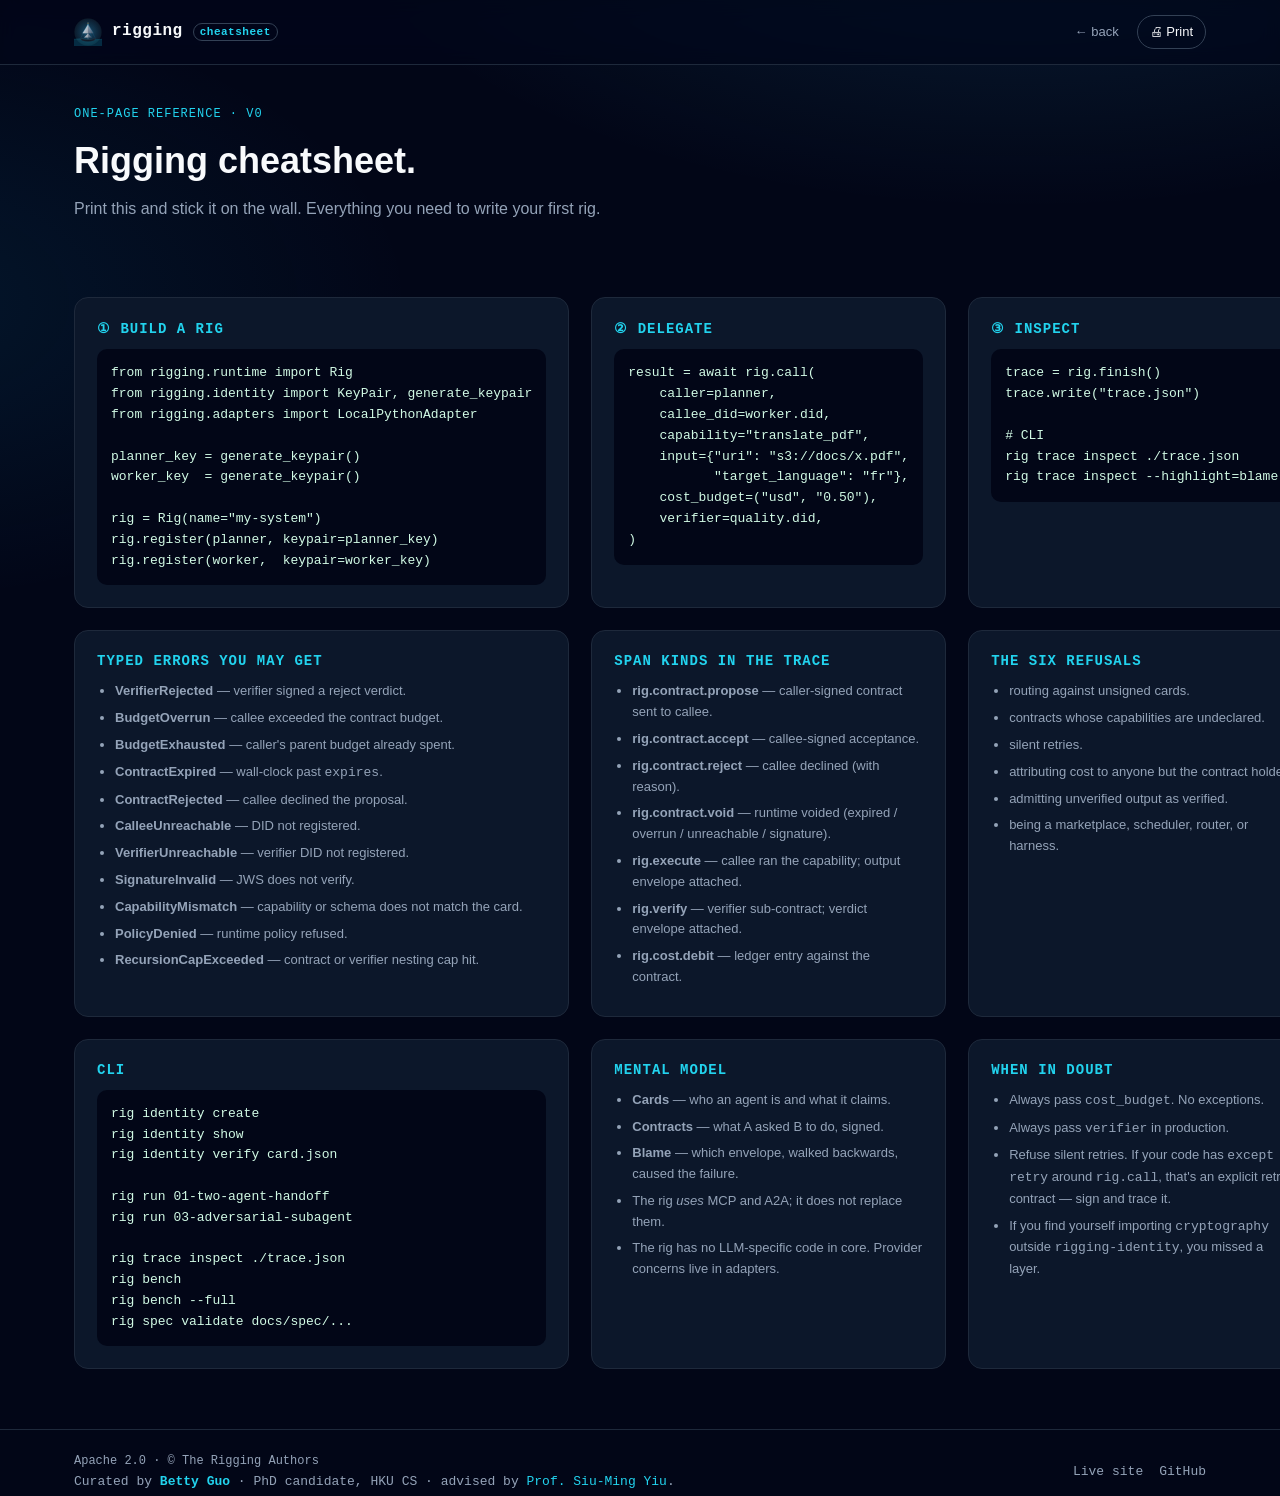
<file: site/cheatsheet.html>
<!doctype html>
<html lang="en">
<head>
  <meta charset="utf-8" />
  <meta name="viewport" content="width=device-width,initial-scale=1" />
  <title>Rigging — cheatsheet</title>
  <meta name="description" content="A one-page rigging cheatsheet — printable. The runtime, the spec, the typed errors." />
  <link rel="icon" type="image/svg+xml" href="./assets/favicon.svg" />
  <link rel="stylesheet" href="./styles.css" />
</head>
<body>

<header class="nav">
  <div class="container nav-row">
    <a class="brand" href="./index.html">
      <img src="./assets/logo.svg" alt="" width="28" height="28" />
      <span>rigging</span>
      <span class="badge-inline">cheatsheet</span>
    </a>
    <nav class="nav-links">
      <a href="./index.html">← back</a>
      <a class="cta" href="javascript:window.print()">🖨 Print</a>
    </nav>
  </div>
</header>

<main class="container">

<section class="hero" style="padding: 40px 0 16px;">
  <div>
    <p class="kicker">One-page reference · v0</p>
    <h1 style="font-size:36px;margin:8px 0 6px;">Rigging cheatsheet.</h1>
    <p class="muted" style="margin:0">Print this and stick it on the wall. Everything you need to write your first rig.</p>
  </div>
</section>

<section class="cheat">
  <article class="cheat-card">
    <h3>① Build a rig</h3>
<pre>from rigging.runtime import Rig
from rigging.identity import KeyPair, generate_keypair
from rigging.adapters import LocalPythonAdapter

planner_key = generate_keypair()
worker_key  = generate_keypair()

rig = Rig(name="my-system")
rig.register(planner, keypair=planner_key)
rig.register(worker,  keypair=worker_key)</pre>
  </article>

  <article class="cheat-card">
    <h3>② Delegate</h3>
<pre>result = await rig.call(
    caller=planner,
    callee_did=worker.did,
    capability="translate_pdf",
    input={"uri": "s3://docs/x.pdf",
           "target_language": "fr"},
    cost_budget=("usd", "0.50"),
    verifier=quality.did,
)</pre>
  </article>

  <article class="cheat-card">
    <h3>③ Inspect</h3>
<pre>trace = rig.finish()
trace.write("trace.json")

# CLI
rig trace inspect ./trace.json
rig trace inspect --highlight=blame</pre>
  </article>

  <article class="cheat-card">
    <h3>Typed errors you may get</h3>
    <ul>
      <li><strong>VerifierRejected</strong> — verifier signed a reject verdict.</li>
      <li><strong>BudgetOverrun</strong> — callee exceeded the contract budget.</li>
      <li><strong>BudgetExhausted</strong> — caller's parent budget already spent.</li>
      <li><strong>ContractExpired</strong> — wall-clock past <code>expires</code>.</li>
      <li><strong>ContractRejected</strong> — callee declined the proposal.</li>
      <li><strong>CalleeUnreachable</strong> — DID not registered.</li>
      <li><strong>VerifierUnreachable</strong> — verifier DID not registered.</li>
      <li><strong>SignatureInvalid</strong> — JWS does not verify.</li>
      <li><strong>CapabilityMismatch</strong> — capability or schema does not match the card.</li>
      <li><strong>PolicyDenied</strong> — runtime policy refused.</li>
      <li><strong>RecursionCapExceeded</strong> — contract or verifier nesting cap hit.</li>
    </ul>
  </article>

  <article class="cheat-card">
    <h3>Span kinds in the trace</h3>
    <ul>
      <li><strong>rig.contract.propose</strong> — caller-signed contract sent to callee.</li>
      <li><strong>rig.contract.accept</strong> — callee-signed acceptance.</li>
      <li><strong>rig.contract.reject</strong> — callee declined (with reason).</li>
      <li><strong>rig.contract.void</strong> — runtime voided (expired / overrun / unreachable / signature).</li>
      <li><strong>rig.execute</strong> — callee ran the capability; output envelope attached.</li>
      <li><strong>rig.verify</strong> — verifier sub-contract; verdict envelope attached.</li>
      <li><strong>rig.cost.debit</strong> — ledger entry against the contract.</li>
    </ul>
  </article>

  <article class="cheat-card">
    <h3>The six refusals</h3>
    <ul>
      <li>routing against unsigned cards.</li>
      <li>contracts whose capabilities are undeclared.</li>
      <li>silent retries.</li>
      <li>attributing cost to anyone but the contract holder.</li>
      <li>admitting unverified output as verified.</li>
      <li>being a marketplace, scheduler, router, or harness.</li>
    </ul>
  </article>

  <article class="cheat-card">
    <h3>CLI</h3>
<pre>rig identity create
rig identity show
rig identity verify card.json

rig run 01-two-agent-handoff
rig run 03-adversarial-subagent

rig trace inspect ./trace.json
rig bench
rig bench --full
rig spec validate docs/spec/...</pre>
  </article>

  <article class="cheat-card">
    <h3>Mental model</h3>
    <ul>
      <li><strong>Cards</strong> — who an agent is and what it claims.</li>
      <li><strong>Contracts</strong> — what A asked B to do, signed.</li>
      <li><strong>Blame</strong> — which envelope, walked backwards, caused the failure.</li>
      <li>The rig <em>uses</em> MCP and A2A; it does not replace them.</li>
      <li>The rig has no LLM-specific code in core. Provider concerns live in adapters.</li>
    </ul>
  </article>

  <article class="cheat-card">
    <h3>When in doubt</h3>
    <ul>
      <li>Always pass <code>cost_budget</code>. No exceptions.</li>
      <li>Always pass <code>verifier</code> in production.</li>
      <li>Refuse silent retries. If your code has <code>except / retry</code> around <code>rig.call</code>, that's an explicit retry contract — sign and trace it.</li>
      <li>If you find yourself importing <code>cryptography</code> outside <code>rigging-identity</code>, you missed a layer.</li>
    </ul>
  </article>

</section>

</main>

<footer class="foot">
  <div class="container foot-grid">
    <div>
      <span>Apache 2.0 · © The Rigging Authors</span>
      <br/>
      <span class="muted small">
        Curated by
        <a href="https://bettyguo.github.io" target="_blank" rel="noopener"><strong>Betty Guo</strong></a>
        · PhD candidate, HKU CS
        · advised by
        <a href="https://www.cs.hku.hk/people/academic-staff/smyiu" target="_blank" rel="noopener">Prof. Siu-Ming Yiu</a>.
      </span>
    </div>
    <div class="foot-links">
      <a href="./index.html">Live site</a>
      <a href="https://github.com/bettyguo/rigging">GitHub</a>
    </div>
  </div>
</footer>

</body>
</html>
</file>
<file: site/styles.css>
/* ============================================================
   rigging — site/styles.css
   dark, monospace-flavored, sea-of-stars aesthetic
   ============================================================ */

:root {
  --bg:           #020617;
  --bg-2:         #0b1220;
  --bg-3:         #0f172a;
  --panel:        #0c172a;
  --line:         #1e293b;
  --line-2:       #334155;
  --ink:          #f8fafc;
  --ink-mute:     #94a3b8;
  --ink-faint:    #64748b;
  --accent:       #38bdf8;
  --accent-2:     #22d3ee;
  --accent-3:     #0ea5e9;
  --warn:         #f59e0b;
  --bad:          #ef4444;
  --good:         #10b981;
  --gold:         #fbbf24;
  --shadow:       0 10px 30px -10px rgba(56, 189, 248, 0.25);

  --mono:         ui-monospace, 'JetBrains Mono', 'Fira Code', SFMono-Regular, Menlo, Consolas, monospace;
  --sans:         ui-sans-serif, -apple-system, BlinkMacSystemFont, 'Inter', 'Segoe UI', Roboto, sans-serif;
}

* { box-sizing: border-box; }
html, body { background: var(--bg); color: var(--ink); }
body {
  margin: 0;
  font: 16px/1.6 var(--sans);
  -webkit-font-smoothing: antialiased;
  text-rendering: optimizeLegibility;
  background:
    radial-gradient(1200px 600px at 80% -10%, rgba(56,189,248,0.15), transparent 60%),
    radial-gradient(900px 500px at -10% 20%, rgba(14,165,233,0.10), transparent 60%),
    var(--bg);
}
a { color: var(--accent-2); text-decoration: none; }
a:hover { color: var(--accent); }
code, pre { font-family: var(--mono); }
kbd {
  font-family: var(--mono); font-size: 11px;
  padding: 1px 6px; border-radius: 4px;
  border: 1px solid var(--line-2); background: var(--bg-3); color: var(--ink);
}
.container { max-width: 1180px; margin: 0 auto; padding: 0 24px; }
.muted { color: var(--ink-mute); }
.small { font-size: 13px; }

/* =================== NAV =================== */
.nav {
  position: sticky; top: 0; z-index: 50;
  background: rgba(2, 6, 23, 0.7);
  backdrop-filter: saturate(140%) blur(10px);
  -webkit-backdrop-filter: saturate(140%) blur(10px);
  border-bottom: 1px solid var(--line);
}
.nav-row {
  display: flex; align-items: center; justify-content: space-between;
  height: 64px; gap: 16px;
}
.brand {
  display: flex; align-items: center; gap: 10px;
  color: var(--ink); font-weight: 700; font-family: var(--mono); letter-spacing: 0.5px;
}
.badge-inline {
  font: 600 11px var(--mono); color: var(--accent-2);
  padding: 2px 6px; border: 1px solid var(--line-2); border-radius: 999px;
}
.nav-links { display: flex; align-items: center; gap: 18px; flex-wrap: wrap; }
.nav-links a { color: var(--ink-mute); font-size: 13px; }
.nav-links a:hover { color: var(--ink); }
.nav-links .cta {
  color: var(--ink); border: 1px solid var(--line-2);
  padding: 6px 12px; border-radius: 999px;
}
.nav-links .cta:hover { border-color: var(--accent); }
@media (max-width: 1080px) {
  .nav-links a:not(.cta) { display:none; }
}

/* =================== HERO =================== */
.hero { position: relative; padding: 80px 0 60px; overflow: hidden; }
.hero-bg {
  position: absolute; inset: 0;
  background:
    radial-gradient(800px 320px at 50% 0%, rgba(56,189,248,0.18), transparent 70%),
    radial-gradient(600px 400px at 90% 80%, rgba(34, 211, 238, 0.10), transparent 70%);
  pointer-events: none;
}
.hero-grid {
  display: grid; gap: 40px;
  grid-template-columns: 1.05fr 0.95fr;
  align-items: center;
}
@media (max-width: 980px) { .hero-grid { grid-template-columns: 1fr; } }
.hero-copy h1 {
  font: 800 56px/1.05 var(--sans);
  letter-spacing: -1px;
  margin: 18px 0 18px;
}
.hero-copy h1 em { font-style: normal; color: var(--gold); }
.hero-copy h1 .grad {
  background: linear-gradient(90deg, #38bdf8 0%, #22d3ee 60%, #a7f3d0 100%);
  -webkit-background-clip: text; background-clip: text; color: transparent;
}
.kicker {
  font-family: var(--mono); font-size: 12px; letter-spacing: 1px;
  color: var(--accent-2); text-transform: uppercase; margin: 0;
}
.lede { font-size: 18px; color: var(--ink-mute); margin: 0 0 26px; max-width: 56ch; }
.hero-cta { display: flex; gap: 12px; flex-wrap: wrap; margin-bottom: 24px; }
.btn {
  display: inline-flex; align-items: center; gap: 8px;
  padding: 10px 18px; border-radius: 999px;
  font: 600 14px var(--sans); border: 1px solid var(--line-2);
  background: transparent; color: var(--ink); cursor: pointer;
}
.btn:hover { border-color: var(--accent); }
.btn-primary {
  background: linear-gradient(180deg, var(--accent) 0%, var(--accent-3) 100%);
  color: #001020; border-color: transparent;
  box-shadow: var(--shadow);
}
.btn-primary:hover { color: #001020; filter: brightness(1.05); }
.btn-ghost { background: rgba(15, 23, 42, 0.5); }
.install {
  display: inline-flex; align-items: center; gap: 8px;
  background: rgba(2, 6, 23, 0.7); border: 1px solid var(--line);
  padding: 8px 12px; border-radius: 10px; max-width: 100%;
  margin-bottom: 24px;
}
.install code { color: #d1fae5; font-size: 14px; }
.install .prompt { color: var(--accent-2); user-select: none; margin-right: 8px; }
.install .cursor { color: var(--accent); animation: blink 1.2s steps(2) infinite; }
.copy {
  margin-left: 10px; background: transparent; color: var(--ink-mute);
  border: 1px solid var(--line-2); padding: 4px 8px; border-radius: 6px;
  font: 600 11px var(--mono); cursor: pointer;
}
.copy:hover { color: var(--ink); border-color: var(--accent); }
@keyframes blink { 50% { opacity: 0; } }
.hero-stats {
  display: flex; gap: 24px; padding: 0; margin: 0; list-style: none;
  font-family: var(--mono); flex-wrap: wrap;
}
.hero-stats li {
  display: flex; flex-direction: column;
  color: var(--ink-mute); font-size: 12px; text-transform: uppercase; letter-spacing: 0.5px;
}
.hero-stats strong { color: var(--ink); font-size: 22px; font-weight: 800; font-family: var(--sans); }
.hero-art img { width: 100%; height: auto; border-radius: 14px; }

/* =================== MARQUEE =================== */
.marquee {
  overflow: hidden; border-top: 1px solid var(--line); border-bottom: 1px solid var(--line);
  background: rgba(2, 6, 23, 0.5); padding: 12px 0;
}
.marquee-track {
  display: flex; gap: 40px; white-space: nowrap;
  animation: marquee 38s linear infinite;
  color: var(--ink-faint); font-family: var(--mono); font-size: 13px;
}
@keyframes marquee { from { transform: translateX(0); } to { transform: translateX(-50%); } }

/* =================== BAND =================== */
.band { padding: 80px 0; border-top: 1px solid var(--line); }
.band-dark { background: linear-gradient(180deg, var(--bg) 0%, var(--bg-2) 100%); }
.band-cta {
  background: radial-gradient(800px 300px at 50% 0%, rgba(56,189,248,0.18), transparent 70%), var(--bg);
  text-align: center;
}
.eyebrow {
  font: 700 12px var(--mono); letter-spacing: 2px;
  color: var(--accent-2); text-transform: uppercase; margin: 0 0 10px;
}
.band h2 { font: 800 40px/1.1 var(--sans); margin: 0 0 30px; letter-spacing: -0.5px; }
.band-cta h2 { font-size: 36px; }
.full { width: 100%; height: auto; border-radius: 14px; }

/* =================== PULLQUOTE =================== */
.pullquote { padding: 56px 0; background: rgba(2,6,23,0.55); }
.pullquote .quote {
  margin: 0 auto; max-width: 920px; text-align: center;
  font: 500 24px/1.5 var(--sans); color: var(--ink-mute);
  border: none;
}
.pullquote .quote em {
  font-style: italic; color: var(--gold); font-weight: 600;
}
.pullquote .quote p { margin: 0 0 14px; }
.pullquote .quote footer {
  font-family: var(--mono); font-size: 12px; color: var(--ink-faint);
}

/* =================== WHY GRID =================== */
.why-grid { display: grid; gap: 20px; grid-template-columns: 1fr 1fr; }
@media (max-width: 860px) { .why-grid { grid-template-columns: 1fr; } }
.why-card {
  background: var(--panel); border: 1px solid var(--line);
  padding: 24px; border-radius: 14px; box-shadow: var(--shadow);
}
.why-card.good { border-color: rgba(56,189,248,0.5); }
.why-card h3 {
  margin: 0 0 14px; font: 700 16px var(--mono); color: var(--accent-2);
}
.why-card pre {
  margin: 0; padding: 14px; background: var(--bg);
  border-radius: 10px; overflow: auto; font-size: 13px; line-height: 1.6;
}
.why-card .cmt { color: var(--ink-faint); }
.why-card .str { color: #fbbf24; }

/* =================== CARDS =================== */
.cards {
  display: grid; gap: 18px;
  grid-template-columns: repeat(3, 1fr);
}
@media (max-width: 980px) { .cards { grid-template-columns: 1fr 1fr; } }
@media (max-width: 640px) { .cards { grid-template-columns: 1fr; } }
.card {
  display: block; background: var(--panel); border: 1px solid var(--line);
  padding: 22px; border-radius: 14px; color: var(--ink);
  transition: transform 0.18s ease, border-color 0.18s ease;
  position: relative;
}
.card:hover { transform: translateY(-2px); border-color: var(--accent); color: var(--ink); }
.card-num {
  position: absolute; top: 14px; right: 16px;
  font: 800 24px var(--mono); color: var(--line-2);
}
.card h3 { margin: 0 0 8px; font-size: 18px; }
.card p { color: var(--ink-mute); margin: 0; font-size: 14px; }
.card.extra { border-style: dashed; }

/* =================== CASE GRID =================== */
.case-grid {
  display: grid; gap: 18px;
  grid-template-columns: repeat(3, 1fr);
}
@media (max-width: 980px) { .case-grid { grid-template-columns: 1fr; } }
.case {
  background: var(--panel); border: 1px solid var(--line);
  padding: 22px; border-radius: 14px;
}
.case header {
  display: flex; align-items: center; gap: 10px; margin-bottom: 8px;
  flex-wrap: wrap;
}
.case-tag {
  font: 700 10px var(--mono); letter-spacing: 1px;
  color: var(--accent-2); text-transform: uppercase;
  padding: 3px 8px; border: 1px solid rgba(56,189,248,0.5); border-radius: 999px;
}
.case h3 { margin: 0; font-size: 18px; }
.case p { color: var(--ink-mute); margin: 8px 0 0; font-size: 14px; }
.case p strong { color: var(--ink); }

/* =================== ARCHITECTURE LIST =================== */
.grid-list {
  list-style: none; padding: 0; margin: 20px 0 0;
  display: grid; gap: 12px;
  grid-template-columns: 1fr 1fr;
}
@media (max-width: 860px) { .grid-list { grid-template-columns: 1fr; } }
.grid-list li {
  background: var(--panel); border: 1px solid var(--line);
  padding: 14px 16px; border-radius: 10px;
  color: var(--ink-mute); font-size: 14px;
}
.grid-list strong { color: var(--ink); font-family: var(--mono); margin-right: 8px; }

/* =================== EXPLORER =================== */
.explorer {
  display: grid; gap: 22px;
  grid-template-columns: 320px 1fr;
  margin-top: 24px;
}
@media (max-width: 860px) { .explorer { grid-template-columns: 1fr; } }

.explorer-side { display: flex; flex-direction: column; gap: 8px; }
.scenario {
  text-align: left; padding: 14px 16px;
  background: var(--panel); border: 1px solid var(--line); color: var(--ink-mute);
  border-radius: 10px; font: 600 13px var(--mono); cursor: pointer;
  transition: border-color 0.15s ease, background 0.15s ease, color 0.15s ease;
}
.scenario:hover { color: var(--ink); border-color: var(--line-2); }
.scenario.active {
  background: linear-gradient(180deg, rgba(56,189,248,0.10), rgba(56,189,248,0.02));
  border-color: var(--accent); color: var(--ink);
}
.dot {
  display: inline-block; width: 10px; height: 10px; border-radius: 50%;
  margin-right: 8px; vertical-align: middle;
}
.dot.ok { background: var(--good); box-shadow: 0 0 0 3px rgba(16,185,129,0.18); }
.dot.bad { background: var(--bad); box-shadow: 0 0 0 3px rgba(239,68,68,0.18); }
.dot.warn { background: var(--warn); box-shadow: 0 0 0 3px rgba(245,158,11,0.18); }

.explorer-main {
  background: var(--panel); border: 1px solid var(--line);
  border-radius: 14px; padding: 22px;
}
.trace-toolbar {
  display: flex; align-items: baseline; justify-content: space-between;
  margin-bottom: 14px;
}
.trace-toolbar strong { font-family: var(--mono); }
.trace { list-style: none; padding: 0; margin: 0; display: grid; gap: 10px; }
.trace li {
  display: grid;
  grid-template-columns: 28px 1fr auto;
  gap: 12px; align-items: center;
  padding: 12px 14px; border-radius: 10px;
  background: var(--bg-3); border: 1px solid var(--line);
  font-family: var(--mono); font-size: 13px;
  animation: slideIn 280ms cubic-bezier(.2,.7,.3,1);
}
.trace li.ok { border-color: rgba(16,185,129,0.5); }
.trace li.bad { border-color: rgba(239,68,68,0.6); background: rgba(127,29,29,0.18); }
.trace li.warn { border-color: rgba(245,158,11,0.5); background: rgba(120,53,15,0.12); }
.trace li.proximate {
  outline: 2px dashed var(--bad);
  outline-offset: 2px;
  animation: pulse 1.4s ease-in-out infinite;
}
.trace .step-num {
  font-weight: 700; color: var(--accent-2); justify-self: center;
}
.trace .step-meta { color: var(--ink-mute); }
.trace .step-tag {
  font: 700 11px var(--mono); padding: 3px 8px; border-radius: 999px;
  border: 1px solid var(--line-2); color: var(--ink-mute);
}
.trace li.ok .step-tag { color: #a7f3d0; border-color: rgba(16,185,129,0.5); }
.trace li.bad .step-tag { color: #fecaca; border-color: rgba(239,68,68,0.6); }
.trace li.warn .step-tag { color: #fde68a; border-color: rgba(245,158,11,0.5); }

@keyframes slideIn { from { opacity: 0; transform: translateY(6px); } to { opacity: 1; transform: none; } }
@keyframes pulse {
  0%, 100% { box-shadow: 0 0 0 0 rgba(239,68,68,0.30); }
  50%      { box-shadow: 0 0 0 6px rgba(239,68,68,0); }
}

.verdict {
  margin-top: 18px; padding: 14px 16px; border-radius: 10px;
  background: rgba(2,6,23,0.5); border: 1px solid var(--line);
  font-family: var(--mono); font-size: 13px; color: var(--ink-mute);
}
.verdict strong { color: var(--ink); }
.verdict .ok    { color: var(--good); }
.verdict .bad   { color: var(--bad); }
.verdict .warn  { color: var(--warn); }

/* =================== NEGOTIATION ANIMATION =================== */
.negotiation {
  display: grid; gap: 22px; grid-template-columns: 1.2fr 1fr;
  margin-top: 22px;
}
@media (max-width: 980px) { .negotiation { grid-template-columns: 1fr; } }

.neg-stage {
  background: var(--panel); border: 1px solid var(--line);
  border-radius: 14px; padding: 18px;
}
.neg-svg { width: 100%; height: auto; }
.neg-svg .neg-arrow {
  opacity: 0; transition: opacity 350ms ease;
}
.neg-svg .neg-arrow.visible { opacity: 1; }
.neg-svg .neg-arrow.flashing line { animation: flashLine 1s ease-out 1; }
@keyframes flashLine {
  0%   { stroke-width: 2; filter: drop-shadow(0 0 0 transparent); }
  40%  { stroke-width: 4; filter: drop-shadow(0 0 8px rgba(56,189,248,0.9)); }
  100% { stroke-width: 2; filter: drop-shadow(0 0 0 transparent); }
}

.neg-controls {
  display: flex; align-items: center; gap: 12px; margin-top: 14px;
}

.neg-side {
  background: var(--panel); border: 1px solid var(--line);
  border-radius: 14px; padding: 22px;
}
.neg-side h4 {
  margin: 0 0 12px; font: 700 14px var(--mono);
  color: var(--accent-2); text-transform: uppercase; letter-spacing: 1px;
}
.neg-steps { padding-left: 20px; margin: 0; color: var(--ink-mute); font-size: 14px; }
.neg-steps li {
  margin-bottom: 12px; padding: 8px 10px;
  border-radius: 8px; border: 1px solid transparent;
  transition: border-color 0.2s ease, background 0.2s ease;
}
.neg-steps li strong { color: var(--ink); }
.neg-steps li.current {
  border-color: var(--accent);
  background: linear-gradient(180deg, rgba(56,189,248,0.10), rgba(56,189,248,0.02));
}
.neg-steps li.done { color: var(--ink-faint); }
.neg-steps li.done strong { color: var(--ink-mute); }

/* =================== BENCH =================== */
.bench-grid {
  display: grid; gap: 14px;
  grid-template-columns: repeat(3, 1fr);
}
@media (max-width: 860px) { .bench-grid { grid-template-columns: 1fr; } }
.bench-axis {
  background: var(--panel); border: 1px solid var(--line);
  padding: 18px; border-radius: 12px;
}
.bench-axis header {
  display: flex; align-items: baseline; justify-content: space-between;
  font-family: var(--mono); font-size: 13px; color: var(--ink-mute);
}
.bench-axis header strong { color: var(--ink); font-size: 20px; }
.bar {
  margin: 12px 0 10px;
  height: 8px; background: var(--bg-3);
  border-radius: 999px; overflow: hidden;
}
.bar span {
  display: block; width: var(--p, 0%); height: 100%;
  background: linear-gradient(90deg, var(--accent) 0%, var(--accent-2) 100%);
  border-radius: 999px;
}
.bar.full span { background: linear-gradient(90deg, #10b981 0%, #22d3ee 100%); }
.bench-headline {
  border-color: var(--accent);
  background: linear-gradient(180deg, rgba(56,189,248,0.10), rgba(56,189,248,0.02));
}
.bench-headline header strong { font-size: 32px; }

/* =================== COMPARE =================== */
.compare-wrap { overflow-x: auto; border-radius: 12px; border: 1px solid var(--line); }
.compare {
  width: 100%; border-collapse: collapse; font-size: 14px;
  background: var(--panel);
}
.compare th, .compare td {
  padding: 12px 14px; text-align: center; color: var(--ink-mute);
  border-bottom: 1px solid var(--line); border-right: 1px solid var(--line);
}
.compare th { font-family: var(--mono); font-weight: 700; color: var(--ink); }
.compare thead th { background: var(--bg-3); }
.compare tbody th { text-align: left; color: var(--ink); }
.compare .own { background: rgba(56,189,248,0.07); color: var(--ink); }
.compare td.own { color: var(--accent-2); font-weight: 700; }

/* =================== CODE BLOCK =================== */
.code-block {
  background: var(--bg); border: 1px solid var(--line);
  padding: 20px; border-radius: 14px; overflow: auto;
  font-size: 14px; line-height: 1.7; box-shadow: var(--shadow);
}
.code-block .kw { color: #c084fc; }
.code-block .str { color: #fbbf24; }
.code-block .cmt { color: var(--ink-faint); }

/* =================== FAQ =================== */
.faq {
  display: grid; gap: 10px;
  grid-template-columns: 1fr 1fr;
}
@media (max-width: 860px) { .faq { grid-template-columns: 1fr; } }
.faq details {
  background: var(--panel); border: 1px solid var(--line);
  border-radius: 10px; padding: 14px 16px;
}
.faq summary {
  font-family: var(--mono); font-weight: 700; cursor: pointer;
  color: var(--ink);
  list-style: none;
}
.faq summary::marker { display: none; }
.faq summary::-webkit-details-marker { display: none; }
.faq summary::before { content: '＋ '; color: var(--accent-2); }
.faq details[open] summary::before { content: '－ '; color: var(--accent); }
.faq p { color: var(--ink-mute); margin: 10px 0 0; font-size: 14px; }
.prose { margin-top: 18px; }
.prose summary { cursor: pointer; color: var(--accent-2); font-family: var(--mono); }
.prose p { color: var(--ink-mute); max-width: 70ch; }

/* =================== CTA & FOOTER =================== */
.cta-row { display: flex; gap: 12px; justify-content: center; flex-wrap: wrap; }
.foot {
  padding: 22px 0; border-top: 1px solid var(--line);
  background: rgba(2,6,23,0.7);
}
.foot .container {
  display: flex; align-items: center; justify-content: space-between; gap: 20px; flex-wrap: wrap;
  font-family: var(--mono); font-size: 12px; color: var(--ink-mute);
}

/* =================== COST SIMULATOR =================== */
.simulator {
  display: grid; gap: 24px; margin-top: 24px;
  grid-template-columns: 1fr 1.4fr;
  background: var(--panel); border: 1px solid var(--line);
  border-radius: 16px; padding: 24px;
}
@media (max-width: 880px) { .simulator { grid-template-columns: 1fr; } }

.sim-controls label {
  display: grid; gap: 6px; margin-bottom: 20px;
  font: 600 12px var(--mono); color: var(--ink-mute);
  text-transform: uppercase; letter-spacing: 0.6px;
}
.sim-controls input[type="range"] {
  appearance: none; -webkit-appearance: none;
  width: 100%; height: 6px;
  background: var(--bg-3); border-radius: 999px;
  outline: none;
}
.sim-controls input[type="range"]::-webkit-slider-thumb {
  -webkit-appearance: none; appearance: none;
  width: 18px; height: 18px; border-radius: 50%;
  background: var(--accent-2); border: 2px solid var(--bg);
  box-shadow: 0 0 0 1px var(--accent-2);
  cursor: pointer;
}
.sim-controls input[type="range"]::-moz-range-thumb {
  width: 18px; height: 18px; border-radius: 50%;
  background: var(--accent-2); border: 2px solid var(--bg);
  cursor: pointer;
}
.sim-controls output {
  display: inline-block;
  font: 700 14px var(--mono); color: var(--ink);
}

.sim-out { display: grid; gap: 18px; }
.sim-ledger {
  background: var(--bg-3); border: 1px solid var(--line);
  padding: 16px; border-radius: 12px;
}
.sim-ledger header { display: flex; align-items: baseline; gap: 8px; margin-bottom: 10px; }
.sim-bar { margin: 10px 0 12px; height: 8px; }
.sim-bar > span { background: var(--accent-2); }
.sim-bar.full > span { background: var(--bad); }
.sim-row { display: flex; justify-content: space-between; margin: 4px 0; }
.sim-row span { color: var(--ink-mute); }
.sim-row strong { color: var(--ink); font-family: var(--mono); }
.sim-row strong.good { color: var(--good); }
.sim-row strong.bad  { color: var(--bad); }
.sim-row strong.warn { color: var(--warn); }
.sim-verdict {
  background: linear-gradient(180deg, rgba(239,68,68,0.10), rgba(239,68,68,0.04));
  border: 1px solid rgba(239,68,68,0.35);
  padding: 14px 16px; border-radius: 12px;
  color: var(--ink);
}
.sim-verdict.ok {
  background: linear-gradient(180deg, rgba(16,185,129,0.10), rgba(16,185,129,0.04));
  border-color: rgba(16,185,129,0.35);
}
.sim-verdict.warn {
  background: linear-gradient(180deg, rgba(245,158,11,0.10), rgba(245,158,11,0.04));
  border-color: rgba(245,158,11,0.35);
}

/* =================== CURATOR =================== */
.curator {
  display: grid; gap: 22px;
  grid-template-columns: 1.4fr 1fr;
  margin-top: 24px;
}
@media (max-width: 880px) { .curator { grid-template-columns: 1fr; } }
.curator-card {
  background: var(--panel); border: 1px solid var(--line);
  padding: 24px; border-radius: 16px;
}
.curator-card h3 { margin: 0 0 8px; color: var(--accent-2); }
.curator-card p { color: var(--ink); margin: 10px 0; }
.curator-links { display: flex; flex-wrap: wrap; gap: 10px; margin-top: 16px !important; }
.curator-aside {
  background: var(--bg-3); border: 1px solid var(--line);
  padding: 20px; border-radius: 16px;
}
.curator-aside h4 {
  margin: 0 0 12px;
  font: 700 12px var(--mono); color: var(--accent-2);
  text-transform: uppercase; letter-spacing: 1px;
}
.curator-aside pre { margin: 0; }

/* =================== FOOTER GRID =================== */
.foot-grid {
  display: flex; align-items: flex-start; justify-content: space-between;
  gap: 24px; flex-wrap: wrap;
}
.foot-links { display: flex; gap: 16px; flex-wrap: wrap; }
.foot-links a { color: var(--ink-mute); font-size: 13px; }
.foot-links a:hover { color: var(--ink); }
.foot-quote { margin-top: 18px; }

/* =================== CHEATSHEET =================== */
.cheat {
  padding: 60px 0;
  display: grid; gap: 22px;
  grid-template-columns: repeat(3, 1fr);
}
@media (max-width: 980px) { .cheat { grid-template-columns: 1fr 1fr; } }
@media (max-width: 640px) { .cheat { grid-template-columns: 1fr; } }
.cheat-card {
  background: var(--panel); border: 1px solid var(--line);
  padding: 22px; border-radius: 14px;
}
.cheat-card h3 {
  margin: 0 0 12px;
  font: 700 14px var(--mono); color: var(--accent-2);
  text-transform: uppercase; letter-spacing: 1px;
}
.cheat-card pre {
  margin: 0; padding: 14px; background: var(--bg);
  border-radius: 10px; overflow: auto; font-size: 13px; line-height: 1.6;
  color: #d1fae5;
}
.cheat-card ul { margin: 0; padding-left: 18px; color: var(--ink-mute); font-size: 13px; }
.cheat-card li { margin-bottom: 6px; }
@media print {
  body { background: white !important; color: black !important; }
  .nav, .foot, .marquee, .pullquote, .hero-bg { display: none !important; }
  .cheat-card { background: white !important; color: black !important; border-color: #ccc !important; }
  .cheat-card pre { background: #f7f7f7 !important; color: black !important; }
  .cheat-card h3 { color: #0c4a6e !important; }
  .container { max-width: 100% !important; padding: 0 12px !important; }
}
</file>
